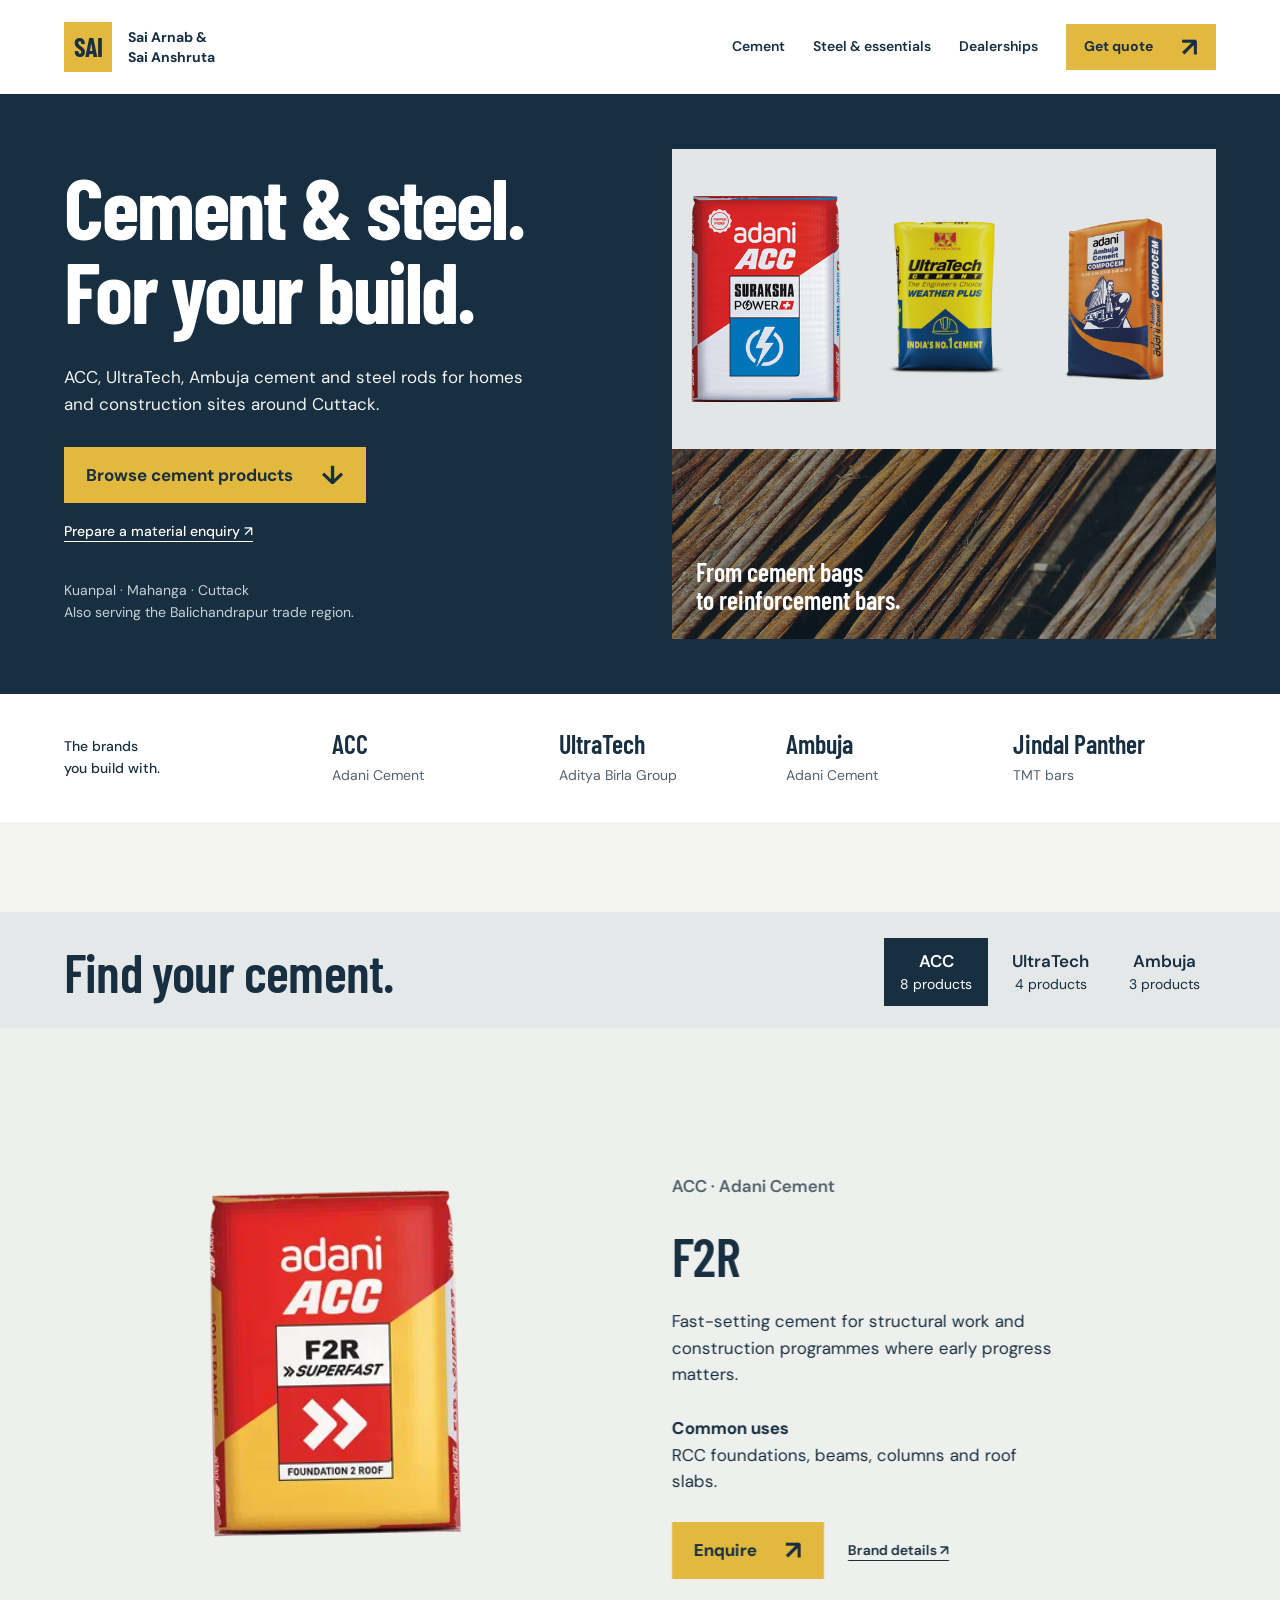
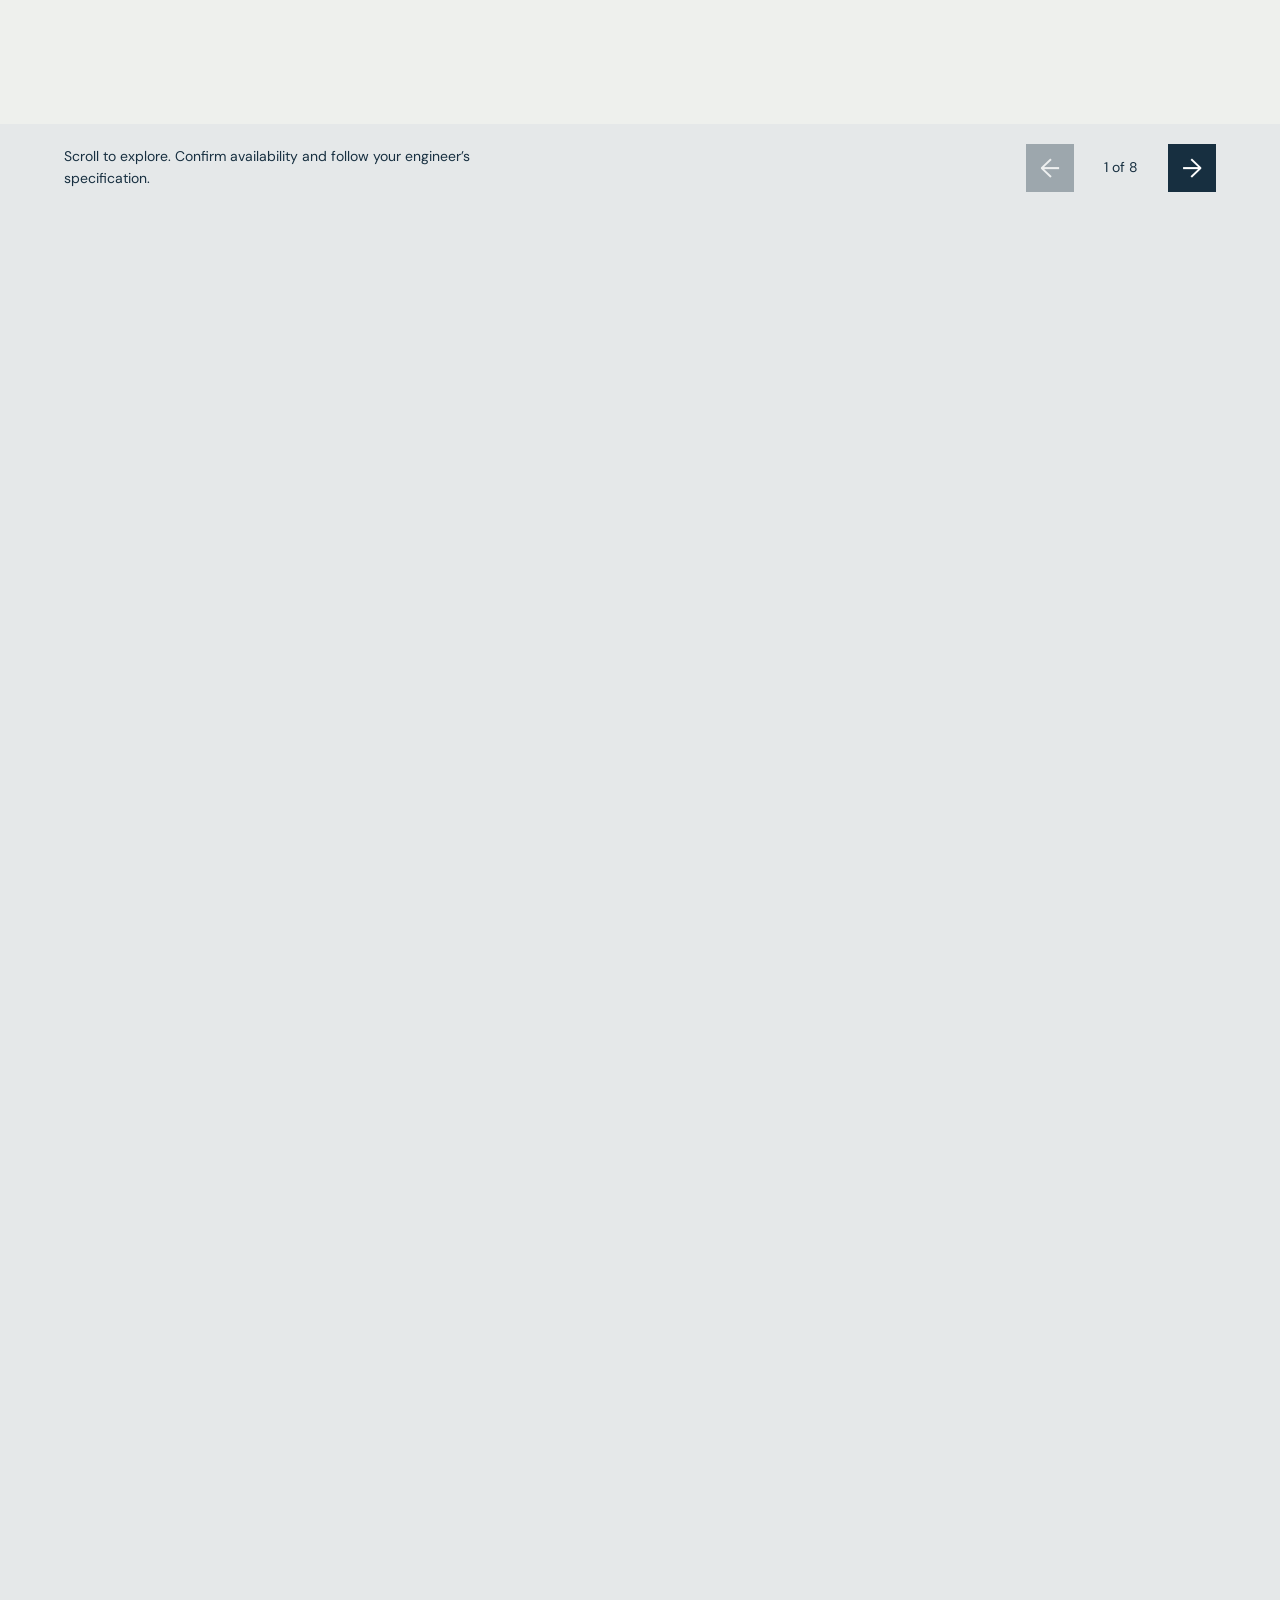
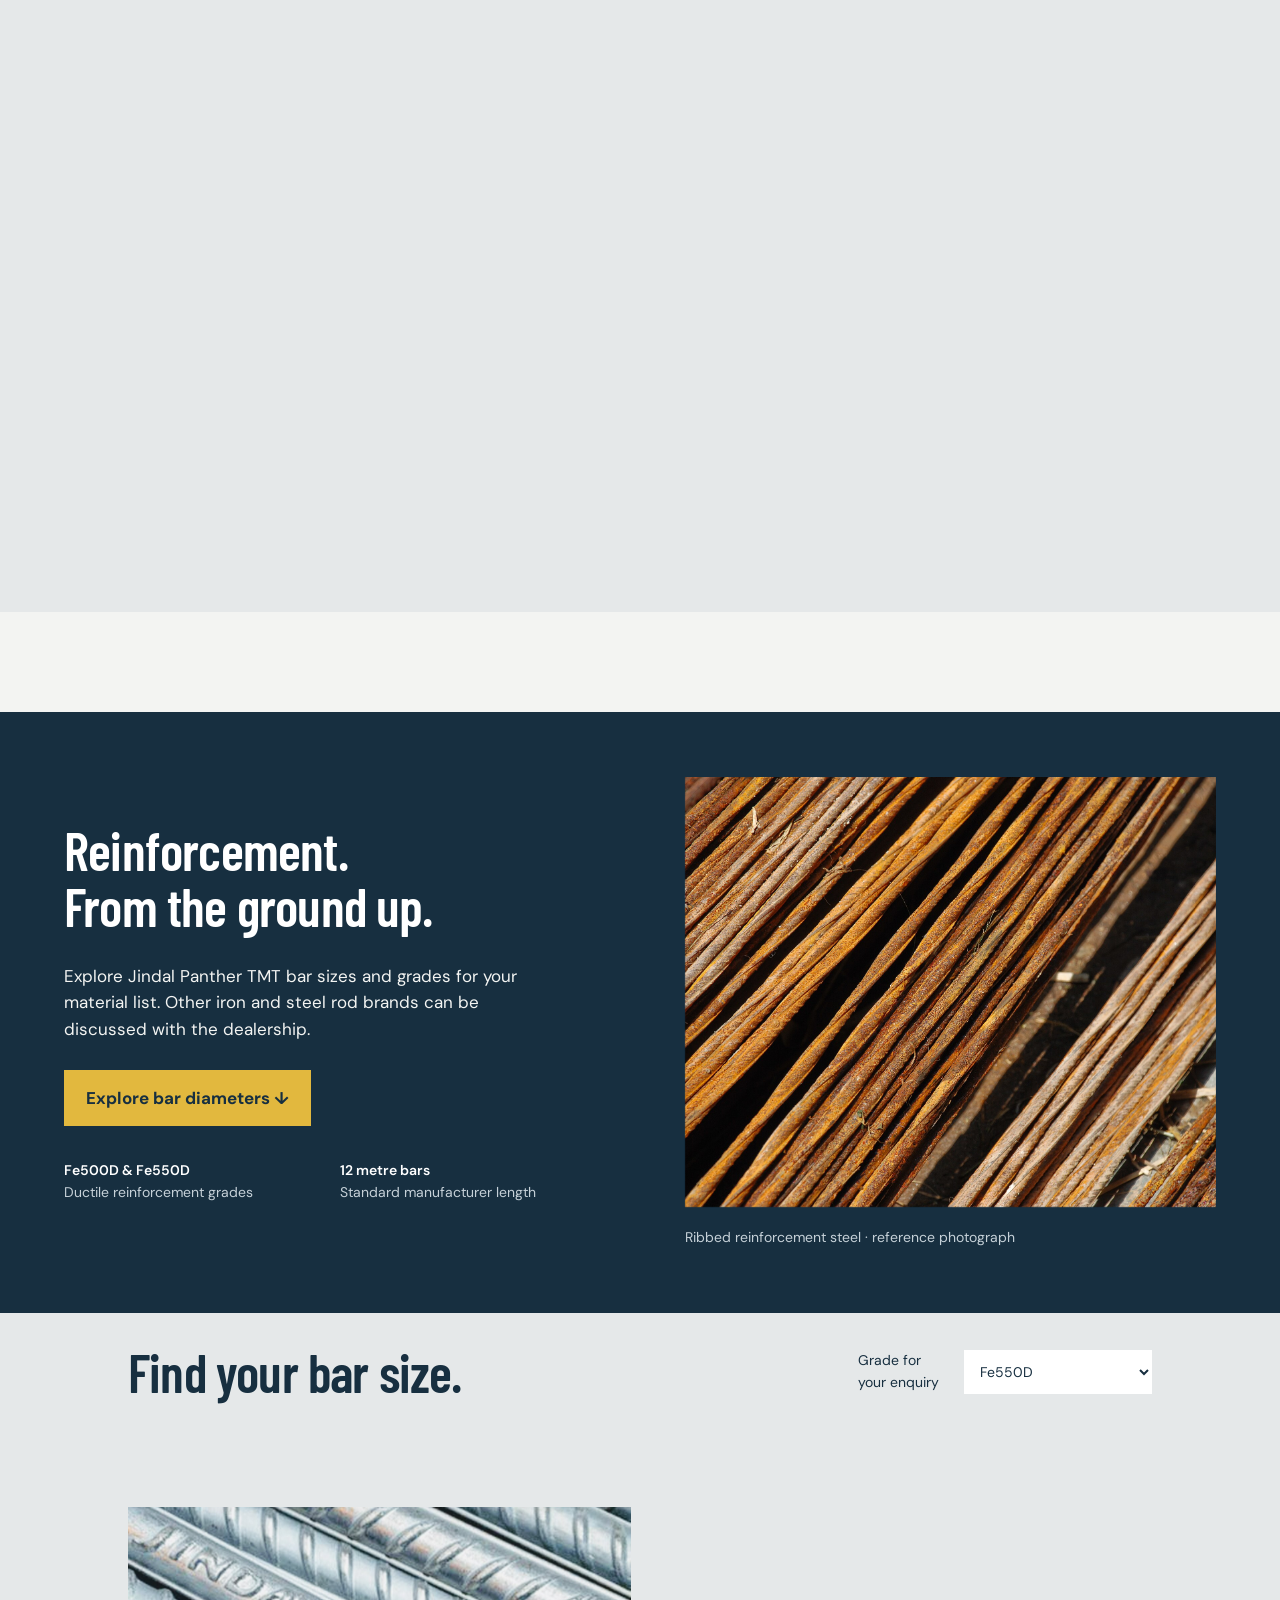
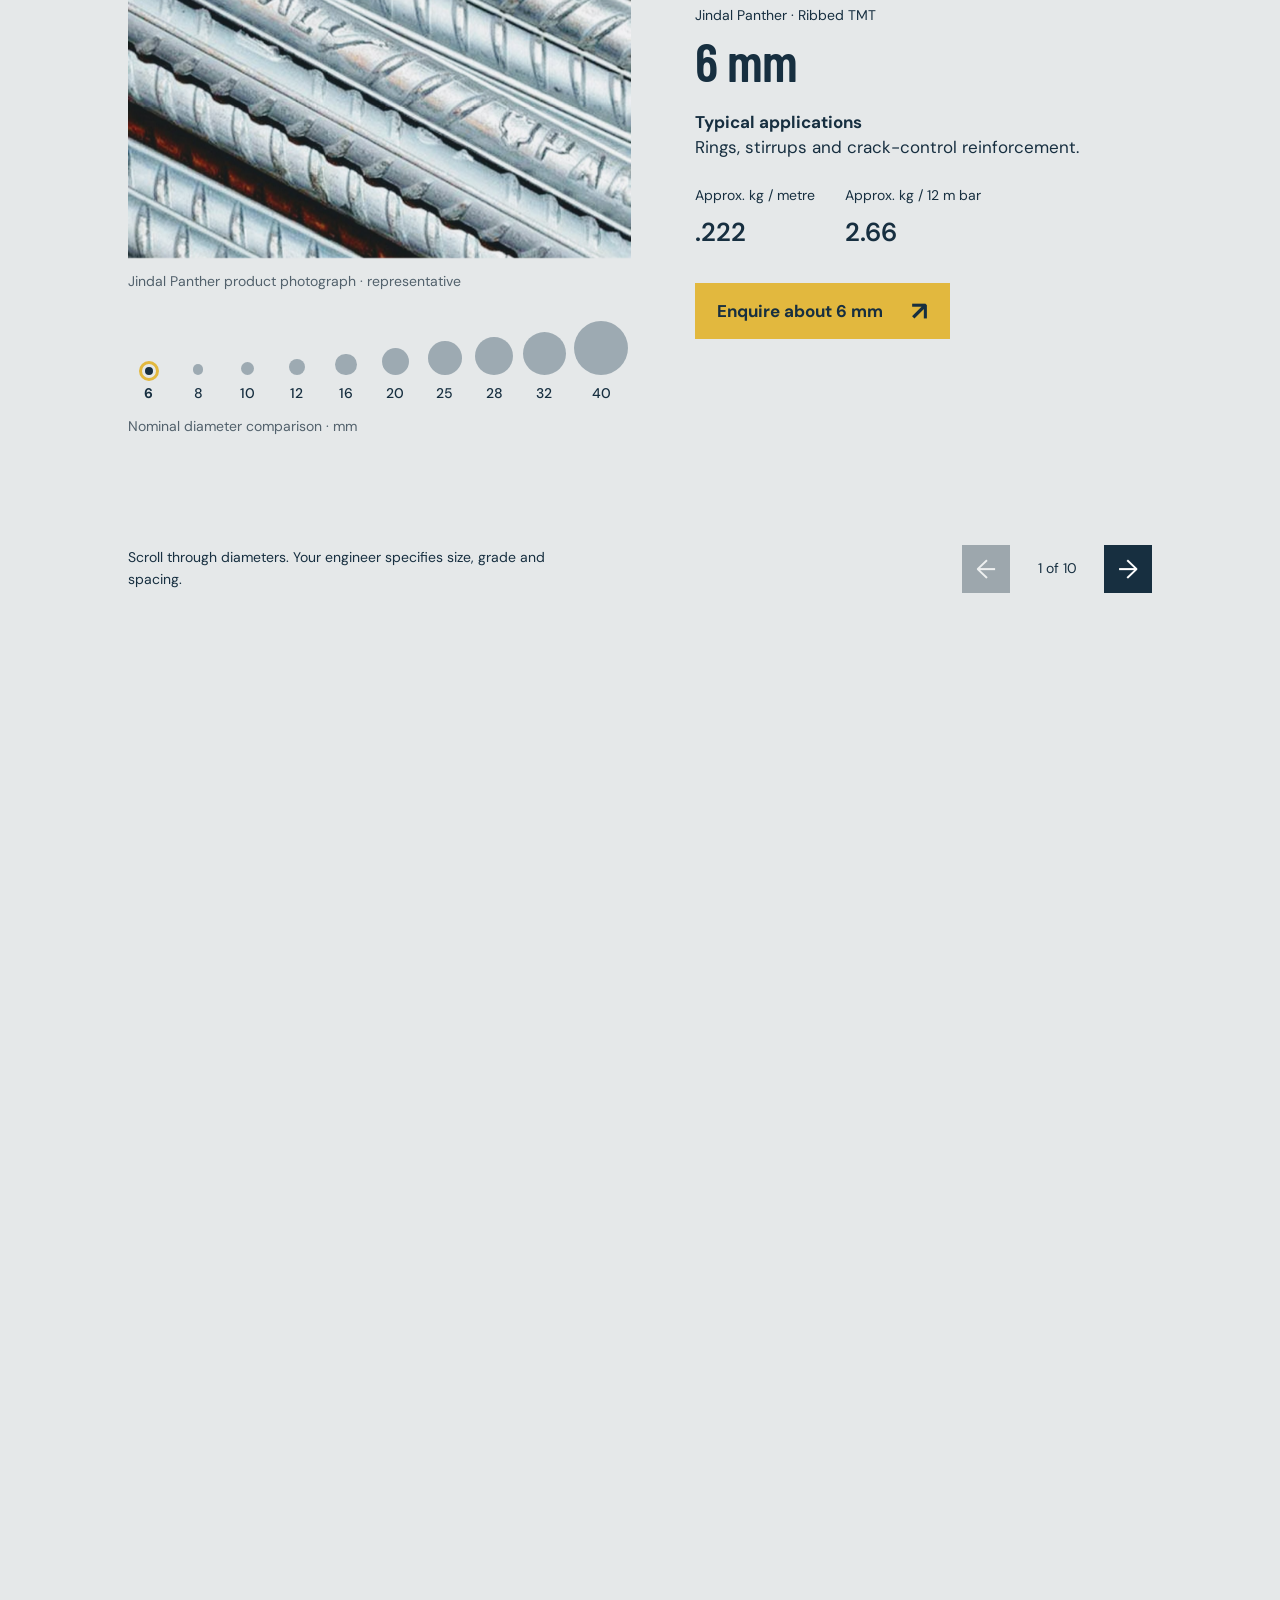
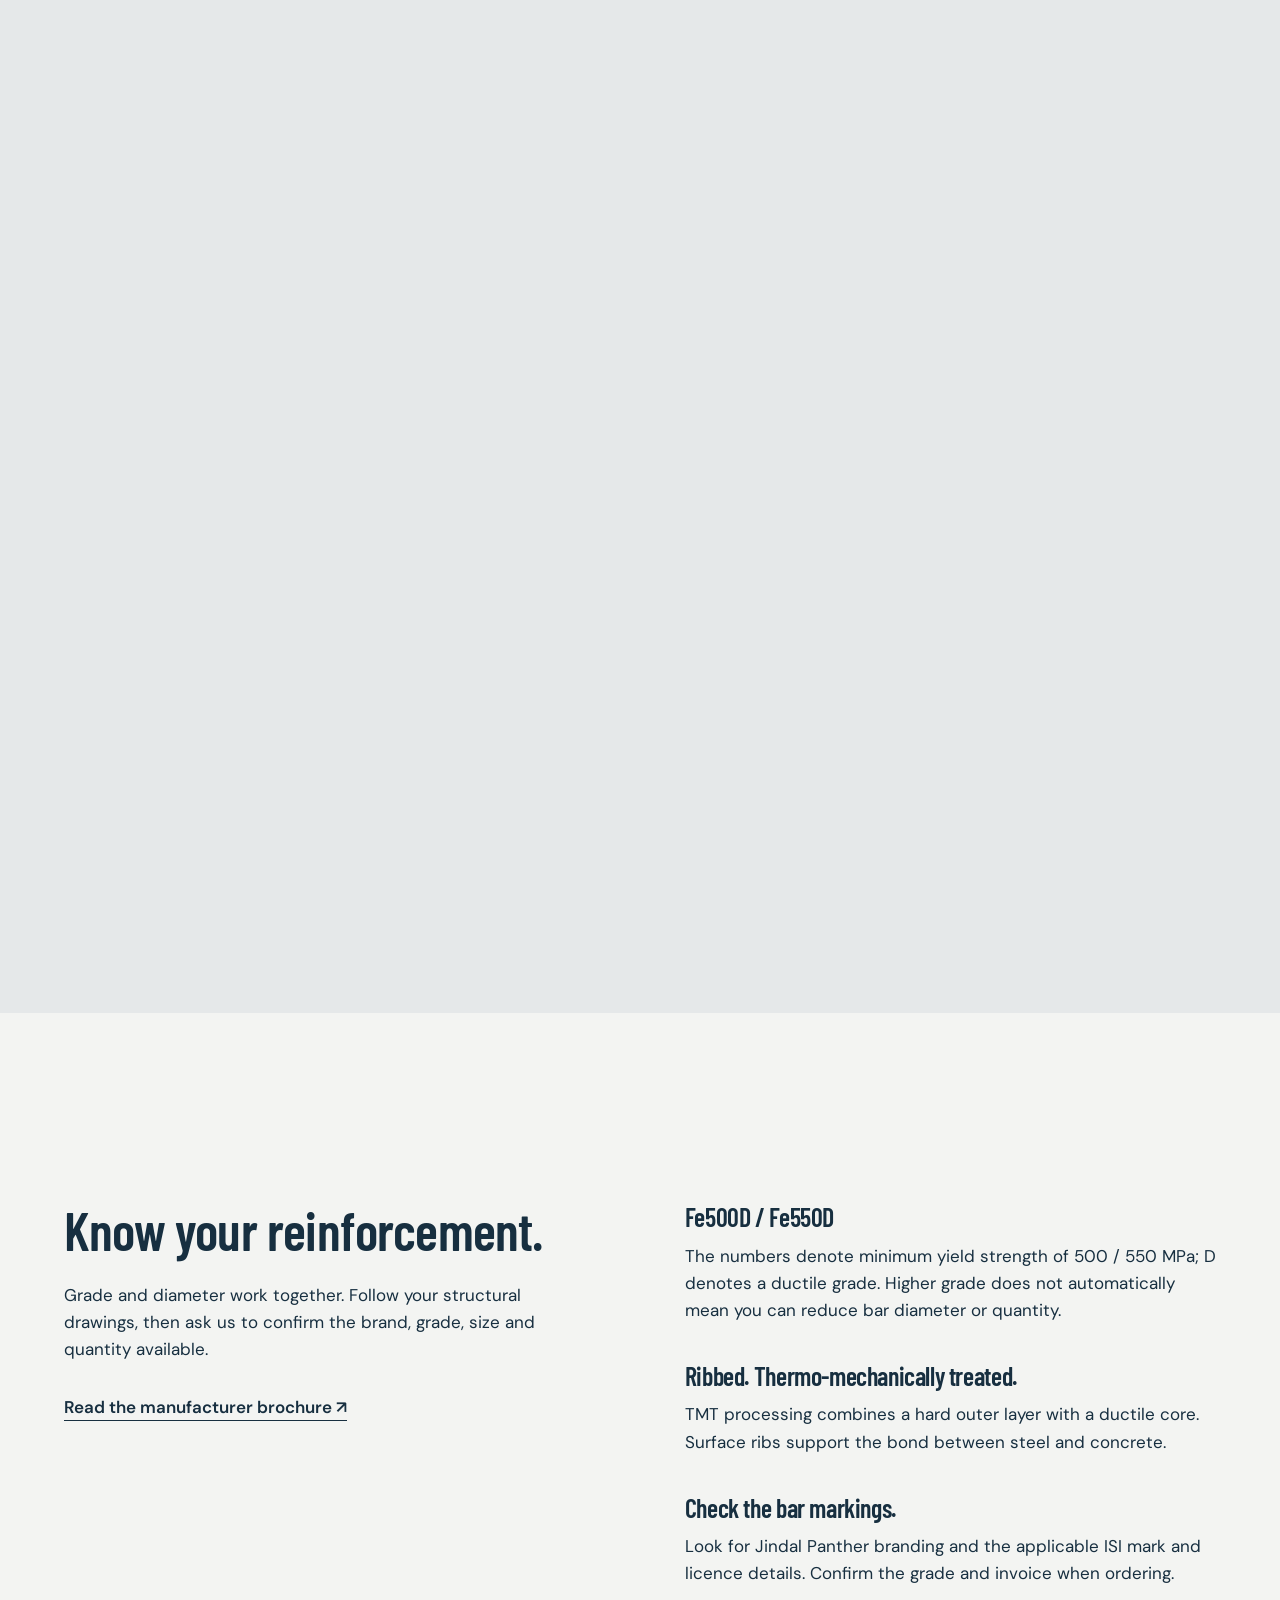
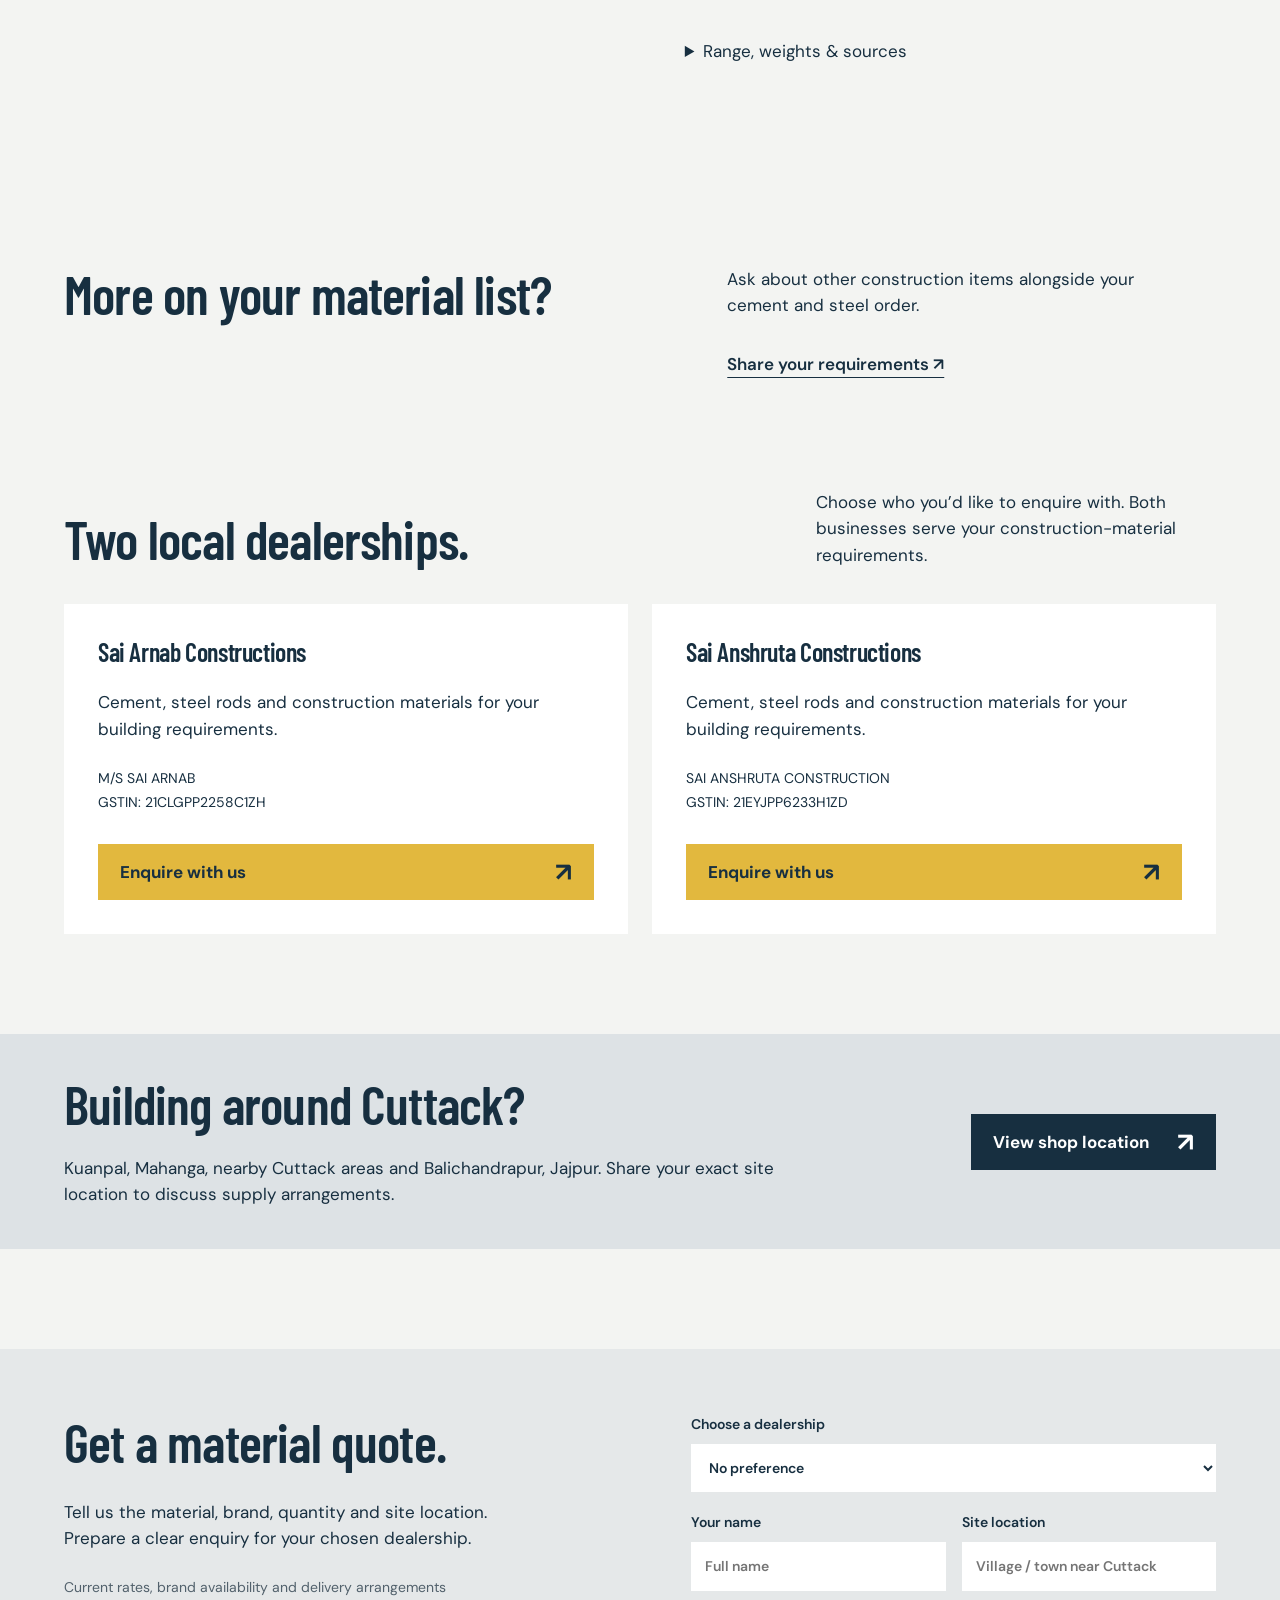
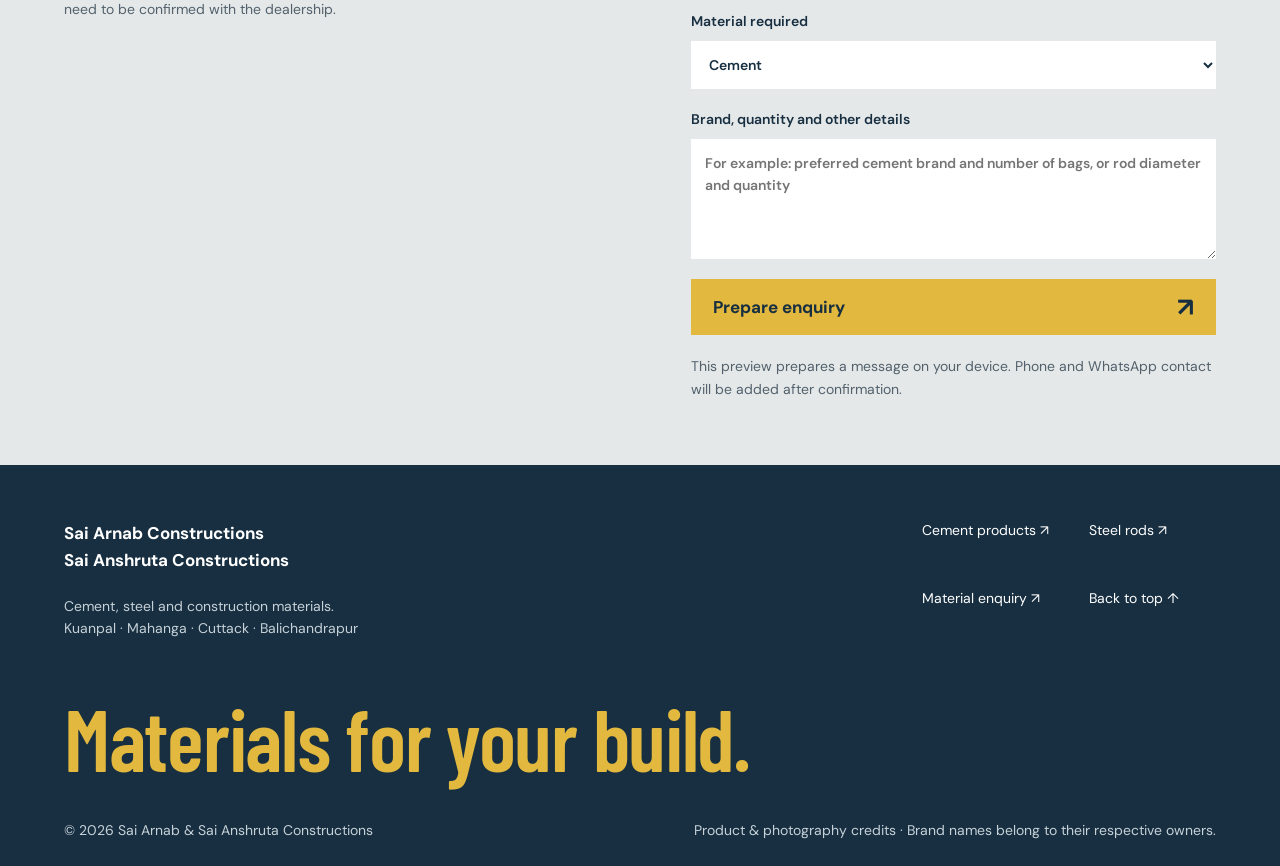
<file: index.html>
<!doctype html><html lang="en"><head><meta charset="utf-8"><meta name="viewport" content="width=device-width,initial-scale=1"><meta name="description" content="Cement, steel rods and building materials from Sai Arnab Constructions and Sai Anshruta Constructions. Serving Kuanpal, Mahanga, Cuttack and Balichandrapur."><title>Sai Arnab & Sai Anshruta | Cement & Steel, Cuttack</title><script>document.documentElement.classList.add('js')</script><link rel="preconnect" href="https://fonts.googleapis.com"><link rel="preconnect" href="https://fonts.gstatic.com" crossorigin><link href="https://fonts.googleapis.com/css2?family=Barlow+Condensed:wght@500;600;700&family=DM+Sans:wght@400;500;600;700&display=swap" rel="stylesheet"><link rel="stylesheet" href="scenes/stage.css"><link rel="stylesheet" href="scenes/products.css"><link rel="stylesheet" href="scenes/products-range.css"><link rel="stylesheet" href="trade.css"><link rel="stylesheet" href="scenes/tmt.css"></head><body><div class="progress" aria-hidden="true"></div><header><a class="identity" href="#" aria-label="Sai Constructions home"><span class="mark">SAI</span><span>Sai Arnab &<br>Sai Anshruta</span></a><nav aria-label="Main navigation"><a href="#materials">Cement</a><a href="#steel">Steel & essentials</a><a href="#dealerships">Dealerships</a><a class="btn" href="#enquiry">Get quote <span>↗</span></a></nav></header><main><div class="trade-hero"><div class="hero-content"><h1>Cement & steel.<br>For your build.</h1><p>ACC, UltraTech, Ambuja cement and steel rods for homes and construction sites around Cuttack.</p><a class="btn" href="#materials">Browse cement products <span>↓</span></a><a class="hero-secondary" href="#enquiry">Prepare a material enquiry ↗</a><div class="hero-local">Kuanpal · Mahanga · Cuttack<br>Also serving the Balichandrapur trade region.</div></div><div class="materials-board"><div class="hero-bags"><div class="hero-pack hero-acc"><div><img src="assets/range/acc-suraksha-power-plus-cement.png" width="366" height="528" alt="ACC Suraksha Power Plus cement bag" fetchpriority="high"></div></div><div class="hero-pack hero-ultra"><img src="assets/range/ultratech-weather-plus.jpg" width="580" height="500" alt="UltraTech Weather Plus cement bag" fetchpriority="high"></div><div class="hero-pack hero-ambuja"><img src="assets/range/ambuja-compocem.png" width="1000" height="1000" alt="Ambuja Compocem cement bag" fetchpriority="high"></div></div><div class="hero-media"><img src="assets/steel.jpg" width="1920" height="1285" alt="Bundles of reinforcing steel rods" fetchpriority="high"><p>From cement bags<br>to reinforcement bars.</p></div></div></div><div class="trade-brands"><p>The brands<br>you build with.</p><div><strong>ACC</strong><span>Adani Cement</span></div><div><strong>UltraTech</strong><span>Aditya Birla Group</span></div><div><strong>Ambuja</strong><span>Adani Cement</span></div><div><strong>Jindal Panther</strong><span>TMT bars</span></div></div><section class="scene cement-scene" id="materials" data-scene="cement-roll" aria-label="Explore cement products"><div class="scene-stage"><div class="cement-heading"><h2>Find your cement.</h2><div class="cement-brands" role="group" aria-label="Choose a cement brand"><button type="button" data-brand-choice="ACC" aria-pressed="true">ACC <span>8 products</span></button><button type="button" data-brand-choice="UltraTech" aria-pressed="false">UltraTech <span>4 products</span></button><button type="button" data-brand-choice="Ambuja" aria-pressed="false">Ambuja <span>3 products</span></button></div></div><div class="cement-window"><div class="cement-track" data-move><article class="cement-slide acc-slide" data-brand="ACC" aria-label="ACC F2R"><div class="bag-space"><div class="cement-bag range-bag acc-crop acc-range-crop" data-move><img src="assets/range/acc-f2r-cement.png" width="366" height="528" alt="ACC F2R official cement bag" decoding="async"></div></div><div class="cement-copy"><p class="range-group">ACC · Adani Cement</p><h3>F2R</h3><p>Fast-setting cement for structural work and construction programmes where early progress matters.</p><p class="product-uses"><strong>Common uses</strong><br>RCC foundations, beams, columns and roof slabs.</p><div class="product-actions"><button class="btn" data-cement="ACC F2R">Enquire <span>↗</span></button><a href="https://www.acchelp.in/all-products/cement/acc-f2r-cement" target="_blank" rel="noopener noreferrer">Brand details ↗</a></div></div></article><article class="cement-slide acc-slide" data-brand="ACC" aria-label="ACC Gold Water Shield"><div class="bag-space"><div class="cement-bag range-bag acc-crop acc-range-crop" data-move><img src="assets/range/acc-gold-water-shield.png" width="366" height="528" alt="ACC Gold Water Shield official cement bag" decoding="async"></div></div><div class="cement-copy"><p class="range-group">ACC · Adani Cement</p><h3>Gold Water Shield</h3><p>Water-repellent cement focused on limiting moisture absorption and dampness.</p><p class="product-uses"><strong>Common uses</strong><br>Foundations, roof slabs, external walls and damp-prone areas.</p><div class="product-actions"><button class="btn" data-cement="ACC Gold Water Shield">Enquire <span>↗</span></button><a href="https://www.acchelp.in/all-products/cement/acc-gold-water-shield" target="_blank" rel="noopener noreferrer">Brand details ↗</a></div></div></article><article class="cement-slide acc-slide" data-brand="ACC" aria-label="ACC Concrete Plus"><div class="bag-space"><div class="cement-bag range-bag acc-crop acc-range-crop" data-move><img src="assets/range/acc-concrete-plus-cement.png" width="366" height="528" alt="ACC Concrete Plus official cement bag" decoding="async"></div></div><div class="cement-copy"><p class="range-group">ACC · Adani Cement</p><h3>Concrete Plus</h3><p>Performance additives support durable concrete and improved workability.</p><p class="product-uses"><strong>Common uses</strong><br>RCC foundations, beams, columns, slabs, masonry and plaster.</p><div class="product-actions"><button class="btn" data-cement="ACC Concrete Plus">Enquire <span>↗</span></button><a href="https://www.acchelp.in/all-products/cement/acc-concrete-plus-cement" target="_blank" rel="noopener noreferrer">Brand details ↗</a></div></div></article><article class="cement-slide acc-slide" data-brand="ACC" aria-label="ACC Suraksha Power"><div class="bag-space"><div class="cement-bag range-bag acc-crop acc-range-crop" data-move><img src="assets/range/acc-suraksha-power-cement.png" width="366" height="528" alt="ACC Suraksha Power official cement bag" decoding="async"></div></div><div class="cement-copy"><p class="range-group">ACC · Adani Cement</p><h3>Suraksha Power</h3><p>A focus on long-term strength, cohesive mixes and corrosion resistance.</p><p class="product-uses"><strong>Common uses</strong><br>Foundations, beams, columns, slab casting, masonry and wall plaster.</p><div class="product-actions"><button class="btn" data-cement="ACC Suraksha Power">Enquire <span>↗</span></button><a href="https://www.acchelp.in/all-products/cement/acc-suraksha-power-cement" target="_blank" rel="noopener noreferrer">Brand details ↗</a></div></div></article><article class="cement-slide acc-slide" data-brand="ACC" aria-label="ACC HPC"><div class="bag-space"><div class="cement-bag range-bag acc-crop acc-range-crop" data-move><img src="assets/range/acc-hpc-cement.png" width="366" height="528" alt="ACC HPC official cement bag" decoding="async"></div></div><div class="cement-copy"><p class="range-group">ACC · Adani Cement</p><h3>HPC</h3><p>Blended cement designed for long-term strength and durable concrete.</p><p class="product-uses"><strong>Common uses</strong><br>Residential and infrastructure concrete, including foundations, beams and slabs.</p><div class="product-actions"><button class="btn" data-cement="ACC HPC">Enquire <span>↗</span></button><a href="https://www.acchelp.in/all-products/cement/acc-hpc-cement" target="_blank" rel="noopener noreferrer">Brand details ↗</a></div></div></article><article class="cement-slide acc-slide" data-brand="ACC" aria-label="ACC Suraksha Power+"><div class="bag-space"><div class="cement-bag range-bag acc-crop acc-plus-crop" data-move><img src="assets/range/acc-suraksha-power-plus-cement.png" width="366" height="528" alt="ACC Suraksha Power+ official cement bag" decoding="async"></div></div><div class="cement-copy"><p class="range-group">ACC · Adani Cement</p><h3>Suraksha Power+</h3><p>Strength-enhancing materials and dense concrete support lasting durability.</p><p class="product-uses"><strong>Common uses</strong><br>Foundations, beams, columns, slabs, brick masonry and wall plaster.</p><div class="product-actions"><button class="btn" data-cement="ACC Suraksha Power+">Enquire <span>↗</span></button><a href="https://www.acchelp.in/all-products/cement/acc-suraksha-power-plus-cement" target="_blank" rel="noopener noreferrer">Brand details ↗</a></div></div></article><article class="cement-slide acc-slide" data-brand="ACC" aria-label="ACC Super Shaktimaan"><div class="bag-space"><div class="cement-bag range-bag acc-crop acc-range-crop" data-move><img src="assets/range/acc-super-shaktimaan-cement.png" width="366" height="528" alt="ACC Super Shaktimaan official cement bag" decoding="async"></div></div><div class="cement-copy"><p class="range-group">ACC · Adani Cement</p><h3>Super Shaktimaan</h3><p>Faster setting and workability for individual homes and residential projects.</p><p class="product-uses"><strong>Common uses</strong><br>Foundations, beams, columns, roof slabs, masonry and plaster.</p><div class="product-actions"><button class="btn" data-cement="ACC Super Shaktimaan">Enquire <span>↗</span></button><a href="https://www.acchelp.in/all-products/cement/acc-super-shaktimaan-cement" target="_blank" rel="noopener noreferrer">Brand details ↗</a></div></div></article><article class="cement-slide acc-slide" data-brand="ACC" aria-label="ACC Super"><div class="bag-space"><div class="cement-bag range-bag acc-crop acc-range-crop" data-move><img src="assets/range/acc-super.png" width="366" height="528" alt="ACC Super official cement bag" decoding="async"></div></div><div class="cement-copy"><p class="range-group">ACC · Adani Cement</p><h3>Super</h3><p>An all-round residential cement focused on strength and low-permeability concrete.</p><p class="product-uses"><strong>Common uses</strong><br>Foundations, slabs, beams, columns, brickwork and wall or ceiling plaster.</p><div class="product-actions"><button class="btn" data-cement="ACC Super">Enquire <span>↗</span></button><a href="https://www.acchelp.in/all-products/cement/acc-super" target="_blank" rel="noopener noreferrer">Brand details ↗</a></div></div></article><article class="cement-slide ultra-slide" data-brand="UltraTech" aria-label="UltraTech Weather Plus"><div class="bag-space"><div class="cement-bag range-bag ultra-bag" data-move><img src="assets/range/ultratech-weather-plus.jpg" width="580" height="500" alt="UltraTech Weather Plus official cement bag" decoding="async"></div></div><div class="cement-copy"><p class="range-group">UltraTech · Aditya Birla Group</p><h3>Weather Plus</h3><p>Water-repellent cement developed to help protect a home against dampness.</p><p class="product-uses"><strong>Common uses</strong><br>Roofs, external walls, foundations and other moisture-exposed parts of a home.</p><div class="product-actions"><button class="btn" data-cement="UltraTech Weather Plus">Enquire <span>↗</span></button><a href="https://www.ultratechcement.com/for-homebuilders/products/ultratech-building-solution/ultratech-weather-plus" target="_blank" rel="noopener noreferrer">Brand details ↗</a></div></div></article><article class="cement-slide ultra-slide" data-brand="UltraTech" aria-label="UltraTech Super"><div class="bag-space"><div class="cement-bag range-bag ultra-bag" data-move><img src="assets/range/ultratech-super.jpg" width="580" height="500" alt="UltraTech Super official cement bag" decoding="async"></div></div><div class="cement-copy"><p class="range-group">UltraTech · Aditya Birla Group</p><h3>Super</h3><p>Blended PPC cement with an emphasis on early strength and faster construction.</p><p class="product-uses"><strong>Common uses</strong><br>Foundations, RCC slabs, beams, columns, brickwork, plastering and tile laying.</p><div class="product-actions"><button class="btn" data-cement="UltraTech Super">Enquire <span>↗</span></button><a href="https://www.ultratechcement.com/for-homebuilders/products/overview/ultratech-super" target="_blank" rel="noopener noreferrer">Brand details ↗</a></div></div></article><article class="cement-slide ultra-slide" data-brand="UltraTech" aria-label="UltraTech Premium"><div class="bag-space"><div class="cement-bag range-bag ultra-bag" data-move><img src="assets/range/ultratech-premium.jpg" width="580" height="500" alt="UltraTech Premium official cement bag" decoding="async"></div></div><div class="cement-copy"><p class="range-group">UltraTech · Aditya Birla Group</p><h3>Premium</h3><p>Dense blended cement focused on durability and resistance to aggressive exposure.</p><p class="product-uses"><strong>Common uses</strong><br>PCC, masonry, plaster, RCC slabs, beams and columns; specified marine or underground work.</p><div class="product-actions"><button class="btn" data-cement="UltraTech Premium">Enquire <span>↗</span></button><a href="https://www.ultratechcement.com/for-homebuilders/products/overview/ultratech-premium" target="_blank" rel="noopener noreferrer">Brand details ↗</a></div></div></article><article class="cement-slide ultra-slide" data-brand="UltraTech" aria-label="UltraTech Super Plus"><div class="bag-space"><div class="cement-bag range-bag ultra-bag" data-move><img src="assets/range/ultratech-super-plus.jpg" width="580" height="500" alt="UltraTech Super Plus official cement bag" decoding="async"></div></div><div class="cement-copy"><p class="range-group">UltraTech · Aditya Birla Group</p><h3>Super Plus</h3><p>Listed in UltraTech’s official cement range. Ask us for the local product specification.</p><p class="product-uses"><strong>Common uses</strong><br>Application-specific guidance is not published on the range page; confirm before selection.</p><div class="product-actions"><button class="btn" data-cement="UltraTech Super Plus">Enquire <span>↗</span></button><a href="https://www.ultratechcement.com/for-homebuilders/products/overview" target="_blank" rel="noopener noreferrer">Brand details ↗</a></div></div></article><article class="cement-slide ambuja-slide" data-brand="Ambuja" aria-label="Ambuja Kawach"><div class="bag-space"><div class="cement-bag range-bag ambuja-bag" data-move><img src="assets/range/ambuja-kawach.png" width="1000" height="1000" alt="Ambuja Kawach official cement bag" decoding="async"></div></div><div class="cement-copy"><p class="range-group">Ambuja · Adani Cement</p><h3>Kawach</h3><p>Water-repellent cement designed to reduce moisture ingress and support durability.</p><p class="product-uses"><strong>Common uses</strong><br>Foundations, beams, columns, masonry, plaster and slab casting.</p><div class="product-actions"><button class="btn" data-cement="Ambuja Kawach">Enquire <span>↗</span></button><a href="https://www.ambujahelp.in/all-products/ambuja-kawach" target="_blank" rel="noopener noreferrer">Brand details ↗</a></div></div></article><article class="cement-slide ambuja-slide" data-brand="Ambuja" aria-label="Ambuja Plus"><div class="bag-space"><div class="cement-bag range-bag ambuja-bag" data-move><img src="assets/range/ambuja-plus.png" width="1000" height="1000" alt="Ambuja Plus official cement bag" decoding="async"></div></div><div class="cement-copy"><p class="range-group">Ambuja · Adani Cement</p><h3>Plus</h3><p>PPC cement using performance enhancers for denser concrete and a smooth finish.</p><p class="product-uses"><strong>Common uses</strong><br>Roof slabs, especially in humid or high-rainfall areas; RCC, masonry and plaster.</p><div class="product-actions"><button class="btn" data-cement="Ambuja Plus">Enquire <span>↗</span></button><a href="https://www.ambujahelp.in/all-products/ambuja-plus" target="_blank" rel="noopener noreferrer">Brand details ↗</a></div></div></article><article class="cement-slide ambuja-slide" data-brand="Ambuja" aria-label="Ambuja Compocem"><div class="bag-space"><div class="cement-bag range-bag ambuja-bag" data-move><img src="assets/range/ambuja-compocem.png" width="1000" height="1000" alt="Ambuja Compocem official cement bag" decoding="async"></div></div><div class="cement-copy"><p class="range-group">Ambuja · Adani Cement</p><h3>Compocem</h3><p>Composite cement combining fly ash and slag for workability and a smooth finish.</p><p class="product-uses"><strong>Common uses</strong><br>Foundations, beams, columns, slabs, brick masonry and wall plaster.</p><div class="product-actions"><button class="btn" data-cement="Ambuja Compocem">Enquire <span>↗</span></button><a href="https://www.ambujahelp.in/all-products/ambuja-compocem" target="_blank" rel="noopener noreferrer">Brand details ↗</a></div></div></article></div></div><div class="cement-bottom"><p>Scroll to explore. Confirm availability and follow your engineer’s specification.</p><div class="cement-controls"><button type="button" id="cement-prev" aria-label="Previous cement product">←</button><span id="cement-position" aria-live="polite">1 of 8</span><button type="button" id="cement-next" aria-label="Next cement product">→</button></div></div></div></section><section class="steel-section" id="steel" aria-labelledby="steel-title"><div><h2 id="steel-title">Reinforcement.<br>From the ground up.</h2><p>Explore Jindal Panther TMT bar sizes and grades for your material list. Other iron and steel rod brands can be discussed with the dealership.</p><a class="btn" href="#tmt-range">Explore bar diameters ↓</a><div class="steel-specs"><p><strong>Fe500D & Fe550D</strong><br>Ductile reinforcement grades</p><p><strong>12 metre bars</strong><br>Standard manufacturer length</p></div></div><figure><img src="assets/steel.jpg" width="1920" height="1285" alt="Close view of ribbed steel reinforcement rods" loading="lazy"><figcaption>Ribbed reinforcement steel · reference photograph</figcaption></figure></section><section class="scene tmt-scene" id="tmt-range" data-scene="tmt-roll" aria-labelledby="tmt-title"><div class="scene-stage"><div class="tmt-heading"><h2 id="tmt-title">Find your bar size.</h2><label>Grade for your enquiry<select id="tmt-grade"><option>Fe550D</option><option>Fe500D</option></select></label></div><div class="tmt-window"><div class="tmt-track"><article class="tmt-slide" aria-label="6 mm TMT bar"><div class="tmt-visual"><figure class="tmt-photo"><img class="tmt-bar" src="assets/tmt/jindal-panther-bundle.jpg" width="1280" height="1280" alt="Photograph of real ribbed Jindal Panther TMT bars showing embossed branding and surface ribs" decoding="async"><figcaption>Jindal Panther product photograph · representative</figcaption></figure><div class="tmt-diameter-guide" role="img" aria-label="Relative nominal diameter comparison, 6 millimetres selected. Photographs are not to scale."><div class="tmt-gauges"><div class="tmt-gauge selected"><span style="--diameter:6" aria-hidden="true"></span><small>6</small></div><div class="tmt-gauge "><span style="--diameter:8" aria-hidden="true"></span><small>8</small></div><div class="tmt-gauge "><span style="--diameter:10" aria-hidden="true"></span><small>10</small></div><div class="tmt-gauge "><span style="--diameter:12" aria-hidden="true"></span><small>12</small></div><div class="tmt-gauge "><span style="--diameter:16" aria-hidden="true"></span><small>16</small></div><div class="tmt-gauge "><span style="--diameter:20" aria-hidden="true"></span><small>20</small></div><div class="tmt-gauge "><span style="--diameter:25" aria-hidden="true"></span><small>25</small></div><div class="tmt-gauge "><span style="--diameter:28" aria-hidden="true"></span><small>28</small></div><div class="tmt-gauge "><span style="--diameter:32" aria-hidden="true"></span><small>32</small></div><div class="tmt-gauge "><span style="--diameter:40" aria-hidden="true"></span><small>40</small></div></div><p>Nominal diameter comparison · mm</p></div></div><div class="tmt-copy"><p>Jindal Panther · Ribbed TMT</p><h3>6 mm</h3><p class="tmt-use"><strong>Typical applications</strong><br>Rings, stirrups and crack-control reinforcement.</p><dl><div><dt>Approx. kg / metre</dt><dd>.222</dd></div><div><dt>Approx. kg / 12 m bar</dt><dd>2.66</dd></div></dl><button class="btn" data-tmt-size="6">Enquire about 6 mm <span>↗</span></button></div></article><article class="tmt-slide" aria-label="8 mm TMT bar"><div class="tmt-visual"><figure class="tmt-photo"><img class="tmt-bar" src="assets/tmt/jindal-panther-bundle.jpg" width="1280" height="1280" alt="Photograph of real ribbed Jindal Panther TMT bars showing embossed branding and surface ribs" decoding="async"><figcaption>Jindal Panther product photograph · representative</figcaption></figure><div class="tmt-diameter-guide" role="img" aria-label="Relative nominal diameter comparison, 8 millimetres selected. Photographs are not to scale."><div class="tmt-gauges"><div class="tmt-gauge "><span style="--diameter:6" aria-hidden="true"></span><small>6</small></div><div class="tmt-gauge selected"><span style="--diameter:8" aria-hidden="true"></span><small>8</small></div><div class="tmt-gauge "><span style="--diameter:10" aria-hidden="true"></span><small>10</small></div><div class="tmt-gauge "><span style="--diameter:12" aria-hidden="true"></span><small>12</small></div><div class="tmt-gauge "><span style="--diameter:16" aria-hidden="true"></span><small>16</small></div><div class="tmt-gauge "><span style="--diameter:20" aria-hidden="true"></span><small>20</small></div><div class="tmt-gauge "><span style="--diameter:25" aria-hidden="true"></span><small>25</small></div><div class="tmt-gauge "><span style="--diameter:28" aria-hidden="true"></span><small>28</small></div><div class="tmt-gauge "><span style="--diameter:32" aria-hidden="true"></span><small>32</small></div><div class="tmt-gauge "><span style="--diameter:40" aria-hidden="true"></span><small>40</small></div></div><p>Nominal diameter comparison · mm</p></div></div><div class="tmt-copy"><p>Jindal Panther · Ribbed TMT</p><h3>8 mm</h3><p class="tmt-use"><strong>Typical applications</strong><br>Slab distribution reinforcement, stairs, lintels and chajjas.</p><dl><div><dt>Approx. kg / metre</dt><dd>.395</dd></div><div><dt>Approx. kg / 12 m bar</dt><dd>4.74</dd></div></dl><button class="btn" data-tmt-size="8">Enquire about 8 mm <span>↗</span></button></div></article><article class="tmt-slide" aria-label="10 mm TMT bar"><div class="tmt-visual"><figure class="tmt-photo"><img class="tmt-bar" src="assets/tmt/jindal-panther-bundle.jpg" width="1280" height="1280" alt="Photograph of real ribbed Jindal Panther TMT bars showing embossed branding and surface ribs" decoding="async"><figcaption>Jindal Panther product photograph · representative</figcaption></figure><div class="tmt-diameter-guide" role="img" aria-label="Relative nominal diameter comparison, 10 millimetres selected. Photographs are not to scale."><div class="tmt-gauges"><div class="tmt-gauge "><span style="--diameter:6" aria-hidden="true"></span><small>6</small></div><div class="tmt-gauge "><span style="--diameter:8" aria-hidden="true"></span><small>8</small></div><div class="tmt-gauge selected"><span style="--diameter:10" aria-hidden="true"></span><small>10</small></div><div class="tmt-gauge "><span style="--diameter:12" aria-hidden="true"></span><small>12</small></div><div class="tmt-gauge "><span style="--diameter:16" aria-hidden="true"></span><small>16</small></div><div class="tmt-gauge "><span style="--diameter:20" aria-hidden="true"></span><small>20</small></div><div class="tmt-gauge "><span style="--diameter:25" aria-hidden="true"></span><small>25</small></div><div class="tmt-gauge "><span style="--diameter:28" aria-hidden="true"></span><small>28</small></div><div class="tmt-gauge "><span style="--diameter:32" aria-hidden="true"></span><small>32</small></div><div class="tmt-gauge "><span style="--diameter:40" aria-hidden="true"></span><small>40</small></div></div><p>Nominal diameter comparison · mm</p></div></div><div class="tmt-copy"><p>Jindal Panther · Ribbed TMT</p><h3>10 mm</h3><p class="tmt-use"><strong>Typical applications</strong><br>Floor slabs, stairs, lintels and smaller beams.</p><dl><div><dt>Approx. kg / metre</dt><dd>.617</dd></div><div><dt>Approx. kg / 12 m bar</dt><dd>7.40</dd></div></dl><button class="btn" data-tmt-size="10">Enquire about 10 mm <span>↗</span></button></div></article><article class="tmt-slide" aria-label="12 mm TMT bar"><div class="tmt-visual"><figure class="tmt-photo"><img class="tmt-bar" src="assets/tmt/jindal-panther-12mm.jpg" width="500" height="445" alt="Photograph of real ribbed Jindal Panther TMT bars showing embossed branding and surface ribs" decoding="async"><figcaption>Jindal Panther product photograph · representative</figcaption></figure><div class="tmt-diameter-guide" role="img" aria-label="Relative nominal diameter comparison, 12 millimetres selected. Photographs are not to scale."><div class="tmt-gauges"><div class="tmt-gauge "><span style="--diameter:6" aria-hidden="true"></span><small>6</small></div><div class="tmt-gauge "><span style="--diameter:8" aria-hidden="true"></span><small>8</small></div><div class="tmt-gauge "><span style="--diameter:10" aria-hidden="true"></span><small>10</small></div><div class="tmt-gauge selected"><span style="--diameter:12" aria-hidden="true"></span><small>12</small></div><div class="tmt-gauge "><span style="--diameter:16" aria-hidden="true"></span><small>16</small></div><div class="tmt-gauge "><span style="--diameter:20" aria-hidden="true"></span><small>20</small></div><div class="tmt-gauge "><span style="--diameter:25" aria-hidden="true"></span><small>25</small></div><div class="tmt-gauge "><span style="--diameter:28" aria-hidden="true"></span><small>28</small></div><div class="tmt-gauge "><span style="--diameter:32" aria-hidden="true"></span><small>32</small></div><div class="tmt-gauge "><span style="--diameter:40" aria-hidden="true"></span><small>40</small></div></div><p>Nominal diameter comparison · mm</p></div></div><div class="tmt-copy"><p>Jindal Panther · Ribbed TMT</p><h3>12 mm</h3><p class="tmt-use"><strong>Typical applications</strong><br>Beams, columns, plinth beams and parking slabs.</p><dl><div><dt>Approx. kg / metre</dt><dd>.889</dd></div><div><dt>Approx. kg / 12 m bar</dt><dd>10.67</dd></div></dl><button class="btn" data-tmt-size="12">Enquire about 12 mm <span>↗</span></button></div></article><article class="tmt-slide" aria-label="16 mm TMT bar"><div class="tmt-visual"><figure class="tmt-photo"><img class="tmt-bar" src="assets/tmt/jindal-panther-12mm.jpg" width="500" height="445" alt="Photograph of real ribbed Jindal Panther TMT bars showing embossed branding and surface ribs" decoding="async"><figcaption>Jindal Panther product photograph · representative</figcaption></figure><div class="tmt-diameter-guide" role="img" aria-label="Relative nominal diameter comparison, 16 millimetres selected. Photographs are not to scale."><div class="tmt-gauges"><div class="tmt-gauge "><span style="--diameter:6" aria-hidden="true"></span><small>6</small></div><div class="tmt-gauge "><span style="--diameter:8" aria-hidden="true"></span><small>8</small></div><div class="tmt-gauge "><span style="--diameter:10" aria-hidden="true"></span><small>10</small></div><div class="tmt-gauge "><span style="--diameter:12" aria-hidden="true"></span><small>12</small></div><div class="tmt-gauge selected"><span style="--diameter:16" aria-hidden="true"></span><small>16</small></div><div class="tmt-gauge "><span style="--diameter:20" aria-hidden="true"></span><small>20</small></div><div class="tmt-gauge "><span style="--diameter:25" aria-hidden="true"></span><small>25</small></div><div class="tmt-gauge "><span style="--diameter:28" aria-hidden="true"></span><small>28</small></div><div class="tmt-gauge "><span style="--diameter:32" aria-hidden="true"></span><small>32</small></div><div class="tmt-gauge "><span style="--diameter:40" aria-hidden="true"></span><small>40</small></div></div><p>Nominal diameter comparison · mm</p></div></div><div class="tmt-copy"><p>Jindal Panther · Ribbed TMT</p><h3>16 mm</h3><p class="tmt-use"><strong>Typical applications</strong><br>Main columns, foundations and load-bearing beams.</p><dl><div><dt>Approx. kg / metre</dt><dd>1.580</dd></div><div><dt>Approx. kg / 12 m bar</dt><dd>18.96</dd></div></dl><button class="btn" data-tmt-size="16">Enquire about 16 mm <span>↗</span></button></div></article><article class="tmt-slide" aria-label="20 mm TMT bar"><div class="tmt-visual"><figure class="tmt-photo"><img class="tmt-bar" src="assets/tmt/jindal-panther-12mm.jpg" width="500" height="445" alt="Photograph of real ribbed Jindal Panther TMT bars showing embossed branding and surface ribs" decoding="async"><figcaption>Jindal Panther product photograph · representative</figcaption></figure><div class="tmt-diameter-guide" role="img" aria-label="Relative nominal diameter comparison, 20 millimetres selected. Photographs are not to scale."><div class="tmt-gauges"><div class="tmt-gauge "><span style="--diameter:6" aria-hidden="true"></span><small>6</small></div><div class="tmt-gauge "><span style="--diameter:8" aria-hidden="true"></span><small>8</small></div><div class="tmt-gauge "><span style="--diameter:10" aria-hidden="true"></span><small>10</small></div><div class="tmt-gauge "><span style="--diameter:12" aria-hidden="true"></span><small>12</small></div><div class="tmt-gauge "><span style="--diameter:16" aria-hidden="true"></span><small>16</small></div><div class="tmt-gauge selected"><span style="--diameter:20" aria-hidden="true"></span><small>20</small></div><div class="tmt-gauge "><span style="--diameter:25" aria-hidden="true"></span><small>25</small></div><div class="tmt-gauge "><span style="--diameter:28" aria-hidden="true"></span><small>28</small></div><div class="tmt-gauge "><span style="--diameter:32" aria-hidden="true"></span><small>32</small></div><div class="tmt-gauge "><span style="--diameter:40" aria-hidden="true"></span><small>40</small></div></div><p>Nominal diameter comparison · mm</p></div></div><div class="tmt-copy"><p>Jindal Panther · Ribbed TMT</p><h3>20 mm</h3><p class="tmt-use"><strong>Typical applications</strong><br>Heavier structural reinforcement in commercial buildings and high-rise projects.</p><dl><div><dt>Approx. kg / metre</dt><dd>2.469</dd></div><div><dt>Approx. kg / 12 m bar</dt><dd>29.63</dd></div></dl><button class="btn" data-tmt-size="20">Enquire about 20 mm <span>↗</span></button></div></article><article class="tmt-slide" aria-label="25 mm TMT bar"><div class="tmt-visual"><figure class="tmt-photo"><img class="tmt-bar" src="assets/tmt/jindal-panther-bundle.jpg" width="1280" height="1280" alt="Photograph of real ribbed Jindal Panther TMT bars showing embossed branding and surface ribs" decoding="async"><figcaption>Jindal Panther product photograph · representative</figcaption></figure><div class="tmt-diameter-guide" role="img" aria-label="Relative nominal diameter comparison, 25 millimetres selected. Photographs are not to scale."><div class="tmt-gauges"><div class="tmt-gauge "><span style="--diameter:6" aria-hidden="true"></span><small>6</small></div><div class="tmt-gauge "><span style="--diameter:8" aria-hidden="true"></span><small>8</small></div><div class="tmt-gauge "><span style="--diameter:10" aria-hidden="true"></span><small>10</small></div><div class="tmt-gauge "><span style="--diameter:12" aria-hidden="true"></span><small>12</small></div><div class="tmt-gauge "><span style="--diameter:16" aria-hidden="true"></span><small>16</small></div><div class="tmt-gauge "><span style="--diameter:20" aria-hidden="true"></span><small>20</small></div><div class="tmt-gauge selected"><span style="--diameter:25" aria-hidden="true"></span><small>25</small></div><div class="tmt-gauge "><span style="--diameter:28" aria-hidden="true"></span><small>28</small></div><div class="tmt-gauge "><span style="--diameter:32" aria-hidden="true"></span><small>32</small></div><div class="tmt-gauge "><span style="--diameter:40" aria-hidden="true"></span><small>40</small></div></div><p>Nominal diameter comparison · mm</p></div></div><div class="tmt-copy"><p>Jindal Panther · Ribbed TMT</p><h3>25 mm</h3><p class="tmt-use"><strong>Typical applications</strong><br>Heavy-load structures, bridges and larger commercial projects.</p><dl><div><dt>Approx. kg / metre</dt><dd>3.858</dd></div><div><dt>Approx. kg / 12 m bar</dt><dd>46.30</dd></div></dl><button class="btn" data-tmt-size="25">Enquire about 25 mm <span>↗</span></button></div></article><article class="tmt-slide" aria-label="28 mm TMT bar"><div class="tmt-visual"><figure class="tmt-photo"><img class="tmt-bar" src="assets/tmt/jindal-panther-bundle.jpg" width="1280" height="1280" alt="Photograph of real ribbed Jindal Panther TMT bars showing embossed branding and surface ribs" decoding="async"><figcaption>Jindal Panther product photograph · representative</figcaption></figure><div class="tmt-diameter-guide" role="img" aria-label="Relative nominal diameter comparison, 28 millimetres selected. Photographs are not to scale."><div class="tmt-gauges"><div class="tmt-gauge "><span style="--diameter:6" aria-hidden="true"></span><small>6</small></div><div class="tmt-gauge "><span style="--diameter:8" aria-hidden="true"></span><small>8</small></div><div class="tmt-gauge "><span style="--diameter:10" aria-hidden="true"></span><small>10</small></div><div class="tmt-gauge "><span style="--diameter:12" aria-hidden="true"></span><small>12</small></div><div class="tmt-gauge "><span style="--diameter:16" aria-hidden="true"></span><small>16</small></div><div class="tmt-gauge "><span style="--diameter:20" aria-hidden="true"></span><small>20</small></div><div class="tmt-gauge "><span style="--diameter:25" aria-hidden="true"></span><small>25</small></div><div class="tmt-gauge selected"><span style="--diameter:28" aria-hidden="true"></span><small>28</small></div><div class="tmt-gauge "><span style="--diameter:32" aria-hidden="true"></span><small>32</small></div><div class="tmt-gauge "><span style="--diameter:40" aria-hidden="true"></span><small>40</small></div></div><p>Nominal diameter comparison · mm</p></div></div><div class="tmt-copy"><p>Jindal Panther · Ribbed TMT</p><h3>28 mm</h3><p class="tmt-use"><strong>Typical applications</strong><br>Heavy-load structures and infrastructure, as specified in the structural drawings.</p><dl><div><dt>Approx. kg / metre</dt><dd>4.840</dd></div><div><dt>Approx. kg / 12 m bar</dt><dd>58.08</dd></div></dl><button class="btn" data-tmt-size="28">Enquire about 28 mm <span>↗</span></button></div></article><article class="tmt-slide" aria-label="32 mm TMT bar"><div class="tmt-visual"><figure class="tmt-photo"><img class="tmt-bar" src="assets/tmt/jindal-panther-bundle.jpg" width="1280" height="1280" alt="Photograph of real ribbed Jindal Panther TMT bars showing embossed branding and surface ribs" decoding="async"><figcaption>Jindal Panther product photograph · representative</figcaption></figure><div class="tmt-diameter-guide" role="img" aria-label="Relative nominal diameter comparison, 32 millimetres selected. Photographs are not to scale."><div class="tmt-gauges"><div class="tmt-gauge "><span style="--diameter:6" aria-hidden="true"></span><small>6</small></div><div class="tmt-gauge "><span style="--diameter:8" aria-hidden="true"></span><small>8</small></div><div class="tmt-gauge "><span style="--diameter:10" aria-hidden="true"></span><small>10</small></div><div class="tmt-gauge "><span style="--diameter:12" aria-hidden="true"></span><small>12</small></div><div class="tmt-gauge "><span style="--diameter:16" aria-hidden="true"></span><small>16</small></div><div class="tmt-gauge "><span style="--diameter:20" aria-hidden="true"></span><small>20</small></div><div class="tmt-gauge "><span style="--diameter:25" aria-hidden="true"></span><small>25</small></div><div class="tmt-gauge "><span style="--diameter:28" aria-hidden="true"></span><small>28</small></div><div class="tmt-gauge selected"><span style="--diameter:32" aria-hidden="true"></span><small>32</small></div><div class="tmt-gauge "><span style="--diameter:40" aria-hidden="true"></span><small>40</small></div></div><p>Nominal diameter comparison · mm</p></div></div><div class="tmt-copy"><p>Jindal Panther · Ribbed TMT</p><h3>32 mm</h3><p class="tmt-use"><strong>Typical applications</strong><br>Major structural members, bridges and heavy infrastructure.</p><dl><div><dt>Approx. kg / metre</dt><dd>6.321</dd></div><div><dt>Approx. kg / 12 m bar</dt><dd>75.85</dd></div></dl><button class="btn" data-tmt-size="32">Enquire about 32 mm <span>↗</span></button></div></article><article class="tmt-slide" aria-label="40 mm TMT bar"><div class="tmt-visual"><figure class="tmt-photo"><img class="tmt-bar" src="assets/tmt/jindal-panther-bundle.jpg" width="1280" height="1280" alt="Photograph of real ribbed Jindal Panther TMT bars showing embossed branding and surface ribs" decoding="async"><figcaption>Jindal Panther product photograph · representative</figcaption></figure><div class="tmt-diameter-guide" role="img" aria-label="Relative nominal diameter comparison, 40 millimetres selected. Photographs are not to scale."><div class="tmt-gauges"><div class="tmt-gauge "><span style="--diameter:6" aria-hidden="true"></span><small>6</small></div><div class="tmt-gauge "><span style="--diameter:8" aria-hidden="true"></span><small>8</small></div><div class="tmt-gauge "><span style="--diameter:10" aria-hidden="true"></span><small>10</small></div><div class="tmt-gauge "><span style="--diameter:12" aria-hidden="true"></span><small>12</small></div><div class="tmt-gauge "><span style="--diameter:16" aria-hidden="true"></span><small>16</small></div><div class="tmt-gauge "><span style="--diameter:20" aria-hidden="true"></span><small>20</small></div><div class="tmt-gauge "><span style="--diameter:25" aria-hidden="true"></span><small>25</small></div><div class="tmt-gauge "><span style="--diameter:28" aria-hidden="true"></span><small>28</small></div><div class="tmt-gauge "><span style="--diameter:32" aria-hidden="true"></span><small>32</small></div><div class="tmt-gauge selected"><span style="--diameter:40" aria-hidden="true"></span><small>40</small></div></div><p>Nominal diameter comparison · mm</p></div></div><div class="tmt-copy"><p>Jindal Panther · Ribbed TMT</p><h3>40 mm</h3><p class="tmt-use"><strong>Typical applications</strong><br>Large infrastructure and heavily loaded structural members.</p><dl><div><dt>Approx. kg / metre</dt><dd>9.877</dd></div><div><dt>Approx. kg / 12 m bar</dt><dd>118.52</dd></div></dl><button class="btn" data-tmt-size="40">Enquire about 40 mm <span>↗</span></button></div></article></div></div><div class="tmt-bottom"><p>Scroll through diameters. Your engineer specifies size, grade and spacing.</p><div class="cement-controls"><button id="tmt-prev" aria-label="Previous bar diameter">←</button><span id="tmt-position" aria-live="polite">1 of 10</span><button id="tmt-next" aria-label="Next bar diameter">→</button></div></div></div></section><section class="tmt-guide"><div><h2>Know your reinforcement.</h2><p>Grade and diameter work together. Follow your structural drawings, then ask us to confirm the brand, grade, size and quantity available.</p><a class="text-btn" href="assets/jindal-panther-tmt-brochure.pdf" target="_blank" rel="noopener">Read the manufacturer brochure ↗</a></div><div class="tmt-notes"><article><h3>Fe500D / Fe550D</h3><p>The numbers denote minimum yield strength of 500 / 550 MPa; D denotes a ductile grade. Higher grade does not automatically mean you can reduce bar diameter or quantity.</p></article><article><h3>Ribbed. Thermo-mechanically treated.</h3><p>TMT processing combines a hard outer layer with a ductile core. Surface ribs support the bond between steel and concrete.</p></article><article><h3>Check the bar markings.</h3><p>Look for Jindal Panther branding and the applicable ISI mark and licence details. Confirm the grade and invoice when ordering.</p></article><details><summary>Range, weights & sources</summary><p>The supplied brochure describes a 6–40 mm range and also lists 36 mm. The current manufacturer page lists a broader 6–50 mm range, Fe600 and CRS options; ask about special requirements.</p><p>Displayed weights are approximate manufacturer values. Photographs show real Jindal Panther bars and are representative of the product range, not a size-specific or to-scale photograph. The comparison below each photograph shows relative nominal diameters. Size applications are general guidance, not structural design recommendations. All grade and size combinations require availability confirmation.</p><p><a href="https://www.jindalpanther.com/tmt-bar" target="_blank" rel="noopener">Manufacturer range & weight chart ↗</a><br><a href="https://www.jindalpanther.com/post/our-blogs/different-sizes-of-tmt-bars-used-in-construction" target="_blank" rel="noopener">Read Jindal Panther’s explanation of common diameter applications, from stirrups to heavy structural reinforcement ↗</a></p><p>Confirm your final reinforcement schedule with the project engineer before ordering.</p></details></div></section><section class="essentials"><h2>More on your material list?</h2><p>Ask about other construction items alongside your cement and steel order.</p><button class="text-btn" data-material="Other construction items">Share your requirements ↗</button></section><section class="dealerships" id="dealerships"><div class="dealership-heading"><h2>Two local dealerships.</h2><p>Choose who you’d like to enquire with. Both businesses serve your construction-material requirements.</p></div><div class="shops"><article class="shop"><h3>Sai Arnab Constructions</h3><p>Cement, steel rods and construction materials for your building requirements.</p><p class="shop-registration">M/S SAI ARNAB<br>GSTIN: 21CLGPP2258C1ZH</p><button class="btn" data-shop="Sai Arnab Constructions">Enquire with us <span>↗</span></button></article><article class="shop"><h3>Sai Anshruta Constructions</h3><p>Cement, steel rods and construction materials for your building requirements.</p><p class="shop-registration">SAI ANSHRUTA CONSTRUCTION<br>GSTIN: 21EYJPP6233H1ZD</p><button class="btn" data-shop="Sai Anshruta Constructions">Enquire with us <span>↗</span></button></article></div></section><section class="region"><div><h2>Building around Cuttack?</h2><p>Kuanpal, Mahanga, nearby Cuttack areas and Balichandrapur, Jajpur. Share your exact site location to discuss supply arrangements.</p></div><a class="btn" href="https://maps.app.goo.gl/HpiMtRt4js3CAv7D8" target="_blank" rel="noopener noreferrer">View shop location <span>↗</span></a></section><section class="enquiry" id="enquiry"><div><h2>Get a material quote.</h2><p>Tell us the material, brand, quantity and site location. Prepare a clear enquiry for your chosen dealership.</p><div class="note">Current rates, brand availability and delivery arrangements need to be confirmed with the dealership.</div></div><form id="quote"><label>Choose a dealership<select id="shop"><option>No preference</option><option>Sai Arnab Constructions</option><option>Sai Anshruta Constructions</option></select></label><div class="form-row"><label>Your name<input id="name" autocomplete="name" required placeholder="Full name"></label><label>Site location<input id="location" required placeholder="Village / town near Cuttack"></label></div><label>Material required<select id="material"><option>Cement</option><option>Steel rods</option><option>Cement and steel rods</option><option>Other construction items</option></select></label><label>Brand, quantity and other details<textarea id="details" required placeholder="For example: preferred cement brand and number of bags, or rod diameter and quantity"></textarea></label><button class="btn" type="submit">Prepare enquiry <span>↗</span></button><p class="note">This preview prepares a message on your device. Phone and WhatsApp contact will be added after confirmation.</p><div class="result" id="result" hidden aria-live="polite"><p id="message"></p><button class="text-btn" type="button" id="copy">Copy enquiry ↗</button></div></form></section></main><footer><div class="foot-top"><div class="footer-business"><strong>Sai Arnab Constructions<br>Sai Anshruta Constructions</strong><p>Cement, steel and construction materials.<br>Kuanpal · Mahanga · Cuttack · Balichandrapur</p></div><div class="foot-links"><a href="#materials">Cement products ↗</a><a href="#steel">Steel rods ↗</a><a href="#enquiry">Material enquiry ↗</a><a href="#">Back to top ↑</a></div></div><div class="wordmark">Materials for your build.</div><div class="legal"><p>© 2026 Sai Arnab & Sai Anshruta Constructions</p><p><a href="credits.html">Product & photography credits</a> · Brand names belong to their respective owners.</p></div></footer><script>
const $=s=>document.querySelector(s);const reduced=matchMedia('(prefers-reduced-motion: reduce)').matches;document.querySelectorAll('[data-material]').forEach(b=>b.onclick=()=>{$('#material').value=b.dataset.material;$('#enquiry').scrollIntoView({behavior:reduced?'instant':'smooth'});});document.querySelectorAll('[data-shop]').forEach(b=>b.onclick=()=>{$('#shop').value=b.dataset.shop;$('#enquiry').scrollIntoView({behavior:reduced?'instant':'smooth'});});$('#quote').onsubmit=e=>{e.preventDefault();$('#message').textContent=`Hello, I’m ${$('#name').value.trim()}. I need ${$('#material').value.toLowerCase()} for a site at ${$('#location').value.trim()}. Requirements: ${$('#details').value.trim()}. Preferred dealership: ${$('#shop').value}. Please share availability, current rates and delivery options.`;$('#result').hidden=false;$('#copy').textContent='Copy enquiry ↗';};$('#copy').onclick=async()=>{try{await navigator.clipboard.writeText($('#message').textContent);$('#copy').textContent='Enquiry copied';}catch{$('#copy').textContent='Select and copy the message above';}};if(!reduced){const observer=new IntersectionObserver(entries=>entries.forEach(e=>{if(e.isIntersecting){e.target.classList.add('animate');observer.unobserve(e.target)}}),{threshold:.1});document.querySelectorAll('section h2,section h3,section p,section img,.brand,.text-btn').forEach(el=>observer.observe(el));let pending=false;function update(){const y=scrollY;$('.progress').style.transform=`scaleX(${y/(document.documentElement.scrollHeight-innerHeight)})`;$('.hero-media img').style.transform=`translateY(${Math.min(y*.12,45)}px)`;pending=false;}addEventListener('scroll',()=>{if(!pending){pending=true;requestAnimationFrame(update)}},{passive:true});update();}
</script><script src="scenes/gsap.min.js"></script><script src="scenes/ScrollTrigger.min.js"></script><script src="scenes/stage.js"></script><script src="scenes/range-data.js"></script><script src="scenes/products-range.js"></script><script src="scenes/tmt.js"></script></body></html>
</file>
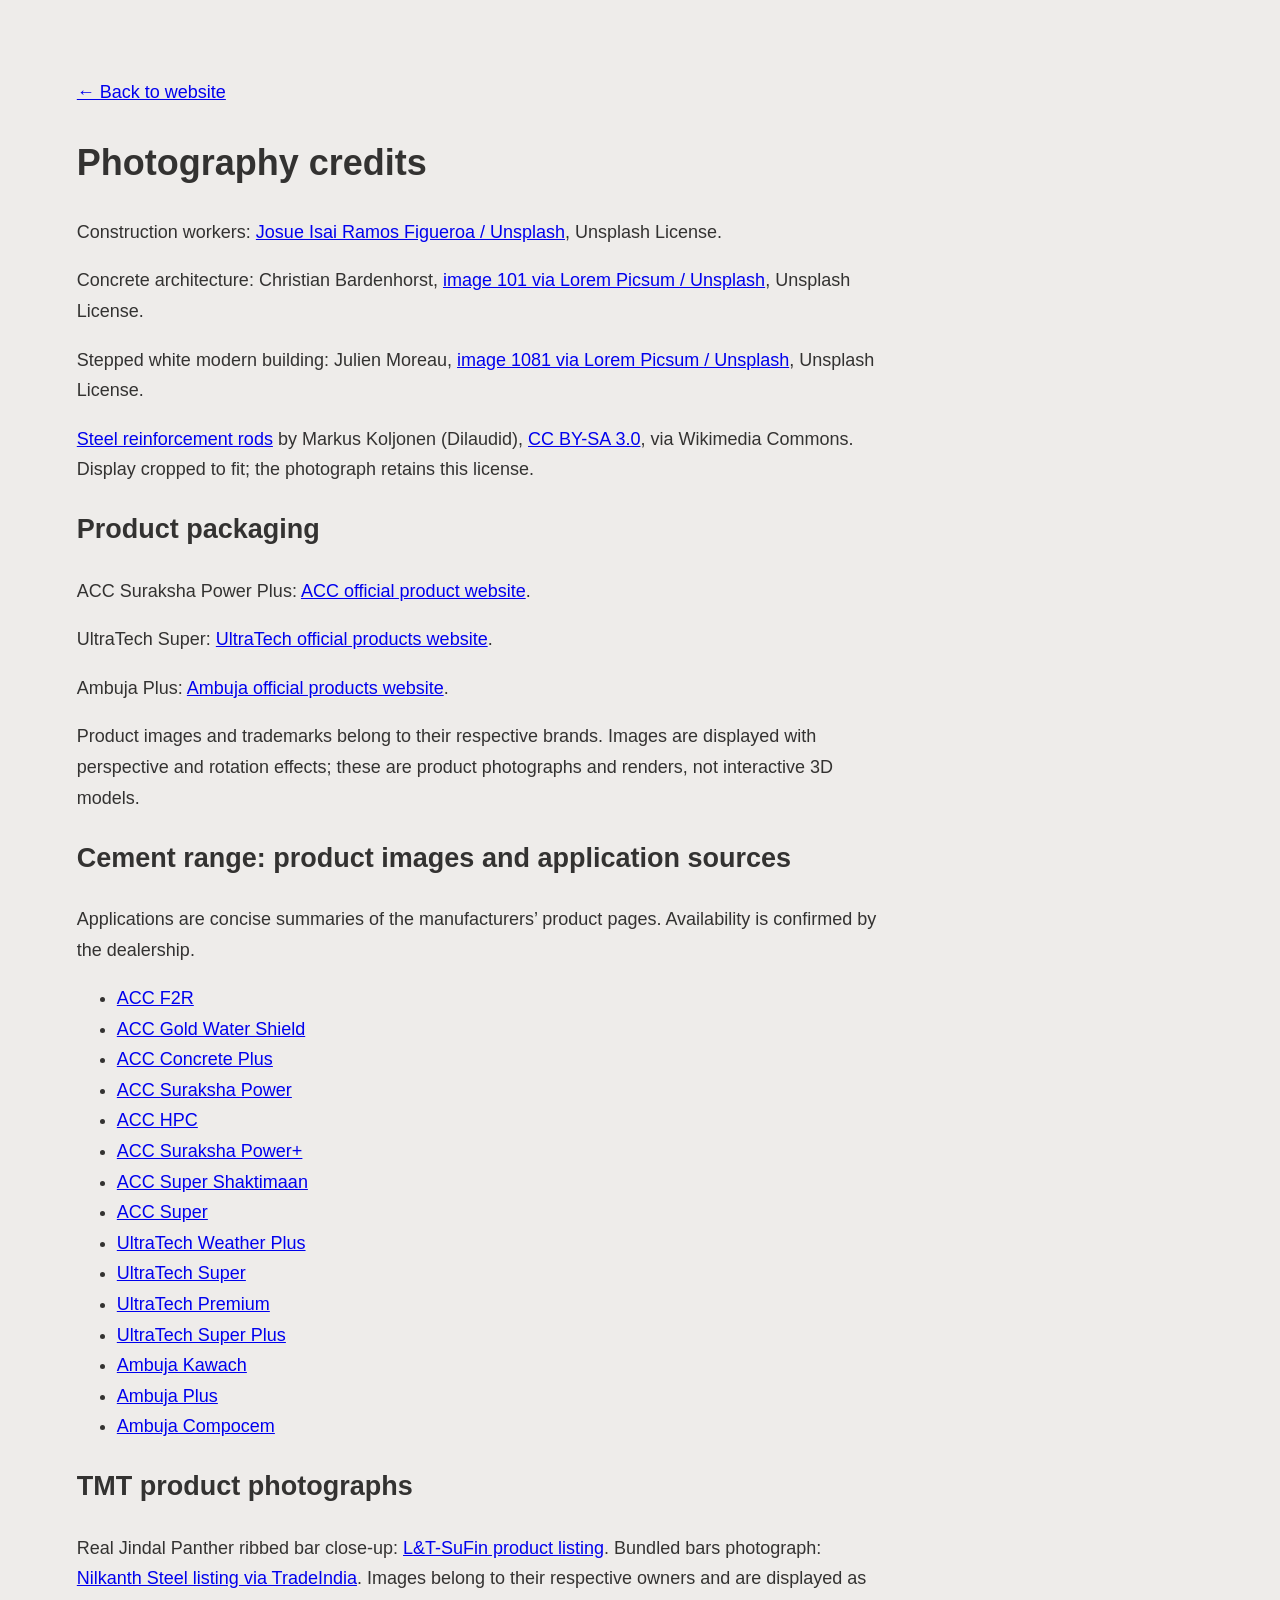
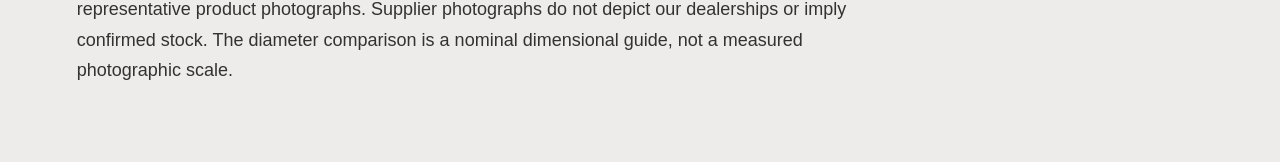
<file: credits.html>
<!doctype html><html lang="en"><meta charset="utf-8"><meta name="viewport" content="width=device-width,initial-scale=1"><title>Photography credits — Sai Constructions</title><body style="margin:6vw;max-width:800px;background:#eeecea;color:#333231;font:18px/1.7 sans-serif"><a href="./">← Back to website</a><h1>Photography credits</h1><p>Construction workers: <a href="https://unsplash.com/photos/6NBYGa7W84o">Josue Isai Ramos Figueroa / Unsplash</a>, Unsplash License.</p><p>Concrete architecture: Christian Bardenhorst, <a href="https://picsum.photos/id/101/info">image 101 via Lorem Picsum / Unsplash</a>, Unsplash License.</p><p>Stepped white modern building: Julien Moreau, <a href="https://picsum.photos/id/1081/info">image 1081 via Lorem Picsum / Unsplash</a>, Unsplash License.</p><p><a href="https://commons.wikimedia.org/wiki/File:Steel_reinforcement_rods.jpg">Steel reinforcement rods</a> by Markus Koljonen (Dilaudid), <a href="https://creativecommons.org/licenses/by-sa/3.0/">CC BY-SA 3.0</a>, via Wikimedia Commons. Display cropped to fit; the photograph retains this license.</p><h2>Product packaging</h2><p>ACC Suraksha Power Plus: <a href="https://www.acchelp.in/all-products/cement/acc-suraksha-power-plus-cement">ACC official product website</a>.</p><p>UltraTech Super: <a href="https://www.ultratechcement.com/for-homebuilders/products/overview">UltraTech official products website</a>.</p><p>Ambuja Plus: <a href="https://www.ambujahelp.in/all-products">Ambuja official products website</a>.</p><p>Product images and trademarks belong to their respective brands. Images are displayed with perspective and rotation effects; these are product photographs and renders, not interactive 3D models.</p><h2>Cement range: product images and application sources</h2><p>Applications are concise summaries of the manufacturers’ product pages. Availability is confirmed by the dealership.</p><ul><li><a href="https://www.acchelp.in/all-products/cement/acc-f2r-cement">ACC F2R</a></li><li><a href="https://www.acchelp.in/all-products/cement/acc-gold-water-shield">ACC Gold Water Shield</a></li><li><a href="https://www.acchelp.in/all-products/cement/acc-concrete-plus-cement">ACC Concrete Plus</a></li><li><a href="https://www.acchelp.in/all-products/cement/acc-suraksha-power-cement">ACC Suraksha Power</a></li><li><a href="https://www.acchelp.in/all-products/cement/acc-hpc-cement">ACC HPC</a></li><li><a href="https://www.acchelp.in/all-products/cement/acc-suraksha-power-plus-cement">ACC Suraksha Power+</a></li><li><a href="https://www.acchelp.in/all-products/cement/acc-super-shaktimaan-cement">ACC Super Shaktimaan</a></li><li><a href="https://www.acchelp.in/all-products/cement/acc-super">ACC Super</a></li><li><a href="https://www.ultratechcement.com/for-homebuilders/products/ultratech-building-solution/ultratech-weather-plus">UltraTech Weather Plus</a></li><li><a href="https://www.ultratechcement.com/for-homebuilders/products/overview/ultratech-super">UltraTech Super</a></li><li><a href="https://www.ultratechcement.com/for-homebuilders/products/overview/ultratech-premium">UltraTech Premium</a></li><li><a href="https://www.ultratechcement.com/for-homebuilders/products/overview">UltraTech Super Plus</a></li><li><a href="https://www.ambujahelp.in/all-products/ambuja-kawach">Ambuja Kawach</a></li><li><a href="https://www.ambujahelp.in/all-products/ambuja-plus">Ambuja Plus</a></li><li><a href="https://www.ambujahelp.in/all-products/ambuja-compocem">Ambuja Compocem</a></li></ul><h2>TMT product photographs</h2><p>Real Jindal Panther ribbed bar close-up: <a href="https://lntsufin.com/product/jindal-panther-40-mm-fe-500d-tmt-bars-12-m-is-1786/16790-466">L&amp;T-SuFin product listing</a>. Bundled bars photograph: <a href="https://www.tradeindia.com/products/jindal-panther-tmt-fe-550d-bars-10-mm-mild-steel-7572266.html">Nilkanth Steel listing via TradeIndia</a>. Images belong to their respective owners and are displayed as representative product photographs. Supplier photographs do not depict our dealerships or imply confirmed stock. The diameter comparison is a nominal dimensional guide, not a measured photographic scale.</p></body></html>
</file>
<file: scenes/stage.css>
/* tasteskill / scenes / stage.css — the held stage under every scroll scene (references/scenes.md).
   Without .is-live (no script, a failed CDN, reduced motion, a phone set to 'rest') a scene is an ordinary
   section showing its finished composition. With it, the section is (hold + 1) screens tall and the
   stage sticks to the viewport for the hold. */

.scene { position: relative; }
.scene > .scene-stage { position: relative; }

html.js .scene.is-live { height: calc((var(--hold, 2) + 1) * 100svh); }
html.js .scene.is-live > .scene-stage {
  position: sticky;
  top: 0;
  height: 100svh;
  overflow: clip;       /* clip, not hidden: hidden would make the stage a scroll container */
  contain: layout paint;
}

/* Everything a scene moves is composited; nothing it moves is laid out again. */
.scene.is-live [data-move] { will-change: transform, opacity; }

/* Lenis */
html.is-smooth { scroll-behavior: auto; }
html.is-smooth body { overscroll-behavior: none; }

@media (prefers-reduced-motion: reduce) {
  html.js .scene.is-live { height: auto; }
  html.js .scene.is-live > .scene-stage { position: relative; height: auto; }
}
</file>
<file: scenes/products.css>
.cement-scene{padding:0;background:var(--surface);--hold:2.5}.cement-heading{padding:32px var(--pad) 18px;display:flex;align-items:center;justify-content:space-between;gap:30px}.cement-heading h2{font-size:clamp(30px,3.6vw,52px)}.cement-heading p{font-size:var(--small);min-width:190px}.cement-window{overflow:clip}.cement-track{display:block}.cement-slide{display:grid;grid-template-columns:1fr 1fr;align-items:center;gap:5vw;padding:35px var(--pad);min-height:580px}.acc-slide{background:#efebe5}.ultra-slide{background:#eee9d9}.ambuja-slide{background:#e3e9eb}.bag-space{height:400px;display:flex;align-items:center;justify-content:center;perspective:1100px}.cement-bag{transform-origin:50% 80%;position:relative;flex:none}.cement-bag img{display:block;width:100%;height:100%;object-fit:contain}.acc-crop{width:237px;height:330px;overflow:clip}.acc-crop img{position:absolute;width:366px;height:528px;max-width:none;left:-67px;top:-89px}.ultra-bag{width:440px;height:400px;mix-blend-mode:multiply}.ambuja-bag{width:390px;height:390px}.cement-copy{max-width:470px}.brand-title{font-size:clamp(42px,6vw,82px);letter-spacing:-.05em;line-height:1.1;font-weight:600}.cement-copy h3{margin:14px 0 25px}.cement-copy>p:not(.brand-title){max-width:390px;margin-bottom:28px}.cement-copy .btn{font-size:16px}.cement-bottom{padding:20px var(--pad);display:flex;align-items:center;justify-content:space-between;gap:30px}.cement-bottom>p{font-size:var(--small);max-width:460px}.cement-controls{display:flex;gap:16px;align-items:center}.cement-controls button{background:var(--ink);color:var(--bg);border:0;width:48px;height:48px;font-size:24px}.cement-controls span{font-size:var(--small);min-width:80px;text-align:center}.cement-controls button:disabled{opacity:.35;cursor:default}.cement-scene.is-live .scene-stage{display:flex;flex-direction:column}.cement-scene.is-live .cement-window{flex:1;min-height:0}.cement-scene.is-live .cement-track{display:flex;width:300%;height:100%}.cement-scene.is-live .cement-slide{width:33.333333%;flex:none;min-height:0;padding-top:10px;padding-bottom:10px}.cement-scene.is-live .bag-space{height:100%}.steel-section{display:grid;grid-template-columns:1fr 1fr;gap:8vw;align-items:center}.steel-section>div>p{max-width:430px;margin-top:25px}.steel-section h3{margin-top:40px}.steel-section img{width:100%;height:470px;object-fit:cover}.cement-scene:not(.is-live) .cement-controls{display:none}@media(max-width:767px){.cement-heading{display:block;padding-top:28px;padding-bottom:18px}.cement-heading h2{font-size:30px;letter-spacing:-.04em}.cement-heading p{margin-top:10px;font-size:13px}.cement-heading p br{display:none}.cement-heading p span{margin-left:10px}.cement-slide{grid-template-columns:1fr;gap:10px;padding:20px var(--pad) 30px;min-height:650px}.cement-copy{max-width:none}.brand-title{font-size:42px}.cement-copy h3{font-size:22px;margin:5px 0 12px}.cement-copy>p:not(.brand-title){font-size:16px;line-height:1.45;margin-bottom:15px}.cement-copy .btn{padding:11px 18px;min-height:46px}.bag-space{height:300px}.acc-crop{transform:scale(.76);margin:-35px}.ultra-bag{width:340px;height:285px}.ambuja-bag{width:285px;height:285px}.cement-scene.is-live .cement-slide{grid-template-rows:minmax(160px,1fr) auto;align-items:center;gap:10px;padding-top:0;padding-bottom:15px}.cement-scene.is-live .bag-space{height:100%;min-height:0}.cement-scene.is-live .ultra-bag,.cement-scene.is-live .ambuja-bag{height:min(31svh,280px);width:min(90vw,330px)}.cement-scene.is-live .acc-crop{transform:scale(.65);margin:-58px}.cement-bottom{padding:12px var(--pad);gap:15px}.cement-bottom>p{font-size:13px;line-height:1.35;max-width:200px}.cement-controls{gap:8px}.cement-controls span{display:none}.cement-controls button{width:44px;height:44px}.steel-section{grid-template-columns:1fr;gap:30px}.steel-section img{height:320px}}@media(max-height:650px) and (min-width:768px){.bag-space{height:300px}.cement-bag{scale:.8}.cement-heading{padding-top:16px;padding-bottom:10px}.cement-bottom{padding-top:10px;padding-bottom:10px}}@media(prefers-reduced-motion:reduce){.cement-track{transform:none!important}.cement-bag{rotate:none!important}}
.ultra-slide .bag-space{background:#eee9d9}.cement-heading h2{font-size:var(--head)}.cement-copy .brand-title{font-size:var(--head)}.cement-copy .btn{font-size:var(--body)}
@media(max-width:767px){.intro.intro h2{position:static}.cement-heading h2{font-size:var(--head)}.cement-copy .brand-title{font-size:var(--head)}.cement-copy h3{font-size:var(--lead)}}
</file>
<file: scenes/products-range.css>
.cement-brands{display:flex;gap:8px;flex-wrap:wrap}.cement-brands button{font-size:var(--body);background:transparent;color:var(--ink);border:0;padding:10px 16px;min-height:48px}.cement-brands button span{display:block;font-size:var(--small)}.cement-brands button[aria-pressed=true]{background:var(--accent);color:var(--light)}.cement-copy h3{font-size:var(--head);line-height:1.08;margin:12px 0 22px}.cement-copy .range-group{font-size:var(--small);margin:0}.cement-copy .product-uses{font-size:var(--body);line-height:1.5;margin:0 0 24px}.product-actions{display:flex;gap:24px;align-items:center}.product-actions a{font-size:var(--small);text-decoration:underline;text-underline-offset:5px}.cement-slide .bag-space{background:#efebe5}.ultra-slide .bag-space{background:#eee9d9}.ambuja-slide .bag-space{background:#e3e9eb}.ambuja-bag{mix-blend-mode:multiply}.acc-range-crop{width:214px;height:299px}.acc-range-crop img{left:-76px;top:-113px}.acc-plus-crop{width:232px;height:322px}.acc-plus-crop img{left:-73px;top:-93px}.cement-scene.is-live .cement-slide{width:auto}.cement-controls span{min-width:62px}
@media(max-width:900px){.cement-heading{align-items:start;gap:15px}.cement-heading h2{max-width:460px}.cement-brands button{padding:8px 12px;font-size:16px}.cement-brands button span{font-size:13px}}
@media(max-width:767px){.cement-heading{padding-top:20px;padding-bottom:10px}.cement-heading h2{font-size:32px;margin-bottom:12px}.cement-brands{gap:4px;flex-wrap:nowrap;justify-content:space-between}.cement-brands button{flex:1;padding:6px 8px}.cement-brands button span{font-size:13px}.cement-scene.is-live .cement-slide{grid-template-rows:minmax(100px,1fr) auto;gap:0}.cement-copy h3{font-size:32px;margin:6px 0 10px}.cement-copy>p:not(.brand-title){margin-bottom:12px;font-size:16px;line-height:1.4}.cement-copy p.range-group{font-size:13px;margin:0}.cement-copy .product-uses{font-size:14px;line-height:1.4;margin-bottom:14px}.product-actions{gap:20px}.product-actions .btn{font-size:16px}.cement-scene.is-live .ambuja-bag,.cement-scene.is-live .ultra-bag{height:min(25svh,240px);width:min(80vw,300px)}.cement-scene.is-live .acc-crop{scale:.8;margin:-70px}.cement-bottom>p{font-size:13px;max-width:200px}.cement-controls span{display:block;min-width:36px;font-size:13px}.cement-controls{gap:4px}.cement-controls button{width:40px;height:40px}}
@media(max-height:720px) and (max-width:767px){.cement-heading h2{font-size:28px;margin-bottom:8px}.cement-heading{padding-top:12px}.cement-copy h3{font-size:28px}.cement-copy>p:not(.brand-title){font-size:14px;margin-bottom:8px}.cement-copy .product-uses{font-size:13px;line-height:1.3}.cement-scene.is-live .acc-crop{scale:.65;margin:-85px}.cement-scene.is-live .ambuja-bag,.cement-scene.is-live .ultra-bag{height:19svh}.cement-bottom>p{font-size:13px;max-width:180px}}
</file>
<file: trade.css>
:root{--bg:#f3f4f2;--surface:#e5e8e9;--ink:#172f40;--muted:#52616c;--accent:#e2b83e;--light:#172f40;--field:#dde2e5;--navy:#172f40;--paper:#fff;--yellow:#e2b83e;--small:14px;--body:17px;--lead:26px;--head:clamp(36px,4.2vw,60px);--display:clamp(60px,6.7vw,100px);--pad:5vw;--font-display:'Barlow Condensed',sans-serif;--font-text:'DM Sans',sans-serif}*{box-sizing:border-box}html{scroll-behavior:smooth;scroll-padding-top:24px}body{margin:0;background:var(--bg);color:var(--ink);font:var(--body)/1.55 var(--font-text)}h1,h2,h3,p,figure{margin:0}h1,h2,h3{font-family:var(--font-display);font-weight:600;letter-spacing:-.015em;line-height:1.05}h2{font-size:var(--head)}h3{font-size:var(--lead)}a{color:inherit;text-decoration:none}button,input,select,textarea{font:inherit}button{cursor:pointer}button,a{transition:transform .2s,opacity .2s}button:hover,a:hover{opacity:.78}button:active,.btn:active{transform:translateY(2px)}a,button,input,select,textarea{outline-offset:5px}button:focus-visible,a:focus-visible{outline:3px solid var(--yellow)}.btn{display:inline-flex;align-items:center;justify-content:space-between;gap:28px;padding:15px 22px;background:var(--yellow);color:var(--navy);border:0;min-height:52px;font-weight:700}.btn span{font-size:var(--lead);line-height:1}.text-btn{display:inline-flex;align-items:center;gap:20px;margin-top:18px;background:none;border:0;padding:12px 0;color:inherit;font-weight:600;text-decoration:underline;text-underline-offset:7px}.service-strip{padding:9px var(--pad);display:flex;justify-content:space-between;gap:24px;background:var(--navy);color:var(--bg);font-size:var(--small)}header{padding:22px var(--pad);display:flex;align-items:center;justify-content:space-between;gap:28px;background:var(--paper)}.identity{display:flex;align-items:center;gap:16px;font-size:var(--small);font-weight:700;line-height:1.45}.mark{font:700 38px/1 var(--font-display);background:var(--yellow);color:var(--navy);padding:12px 10px;letter-spacing:-.04em}nav{display:flex;align-items:center;gap:28px;font-size:var(--small);font-weight:600}nav .btn{min-height:46px;padding:10px 18px}.trade-hero{background:var(--navy);color:var(--paper);padding:55px var(--pad);display:grid;grid-template-columns:1fr 1fr;gap:5vw;align-items:center}.hero-content h1{font-size:var(--display);font-weight:700;line-height:.98;letter-spacing:-.025em}.hero-content>p{margin-top:32px;max-width:460px;font-size:var(--body);color:var(--bg)}.hero-content .btn{margin-top:30px}.hero-secondary{display:block;width:max-content;margin-top:18px;font-size:var(--small);font-weight:500;text-decoration:underline;text-underline-offset:5px}.hero-local{font-size:var(--small);margin-top:36px;color:#c6d1d8;line-height:1.6}.materials-board{background:#e3e6e6;color:var(--navy);overflow:hidden}.hero-bags{display:grid;grid-template-columns:repeat(3,1fr);align-items:center;min-height:300px;padding:20px 5px}.hero-pack{height:250px;display:flex;align-items:center;justify-content:center;min-width:0}.hero-pack>img{width:100%;height:100%;object-fit:contain;mix-blend-mode:multiply}.hero-acc>div{width:232px;height:322px;position:relative;overflow:clip;flex:none;transform:scale(.64)}.hero-acc img{position:absolute;width:366px;height:528px;max-width:none;left:-73px;top:-93px}.hero-ultra{margin:0 -25px}.hero-ambuja{height:255px;padding-right:16px}.hero-media{height:190px;position:relative;overflow:hidden;background:var(--navy)}.hero-media img{width:100%;height:115%;object-fit:cover;object-position:center 35%;opacity:.57;will-change:transform}.hero-media p{position:absolute;left:24px;bottom:24px;color:var(--paper);font:600 var(--lead)/1.1 var(--font-display)}.trade-brands{display:grid;grid-template-columns:1.2fr repeat(4,1fr);gap:24px;align-items:center;padding:36px var(--pad);background:var(--paper)}.trade-brands>p{font-size:var(--small);font-weight:500}.trade-brands strong{font:600 var(--lead)/1.1 var(--font-display);display:block}.trade-brands span{font-size:var(--small);color:var(--muted);display:block;margin-top:6px}section{margin-top:100px;padding:0 var(--pad)}.cement-scene{margin-top:90px;background:var(--surface)}.cement-heading{padding-top:26px;padding-bottom:22px;background:var(--surface);align-items:center}.cement-heading h2{font:600 var(--head)/1.05 var(--font-display);color:var(--navy)}.cement-brands button{font-weight:600;min-width:100px}.cement-brands button[aria-pressed=true]{background:var(--navy);color:var(--paper)}.cement-brands button span{font-weight:400}.cement-slide.acc-slide,.cement-slide.ultra-slide,.cement-slide.ambuja-slide{background:#eef0ed}.cement-slide .bag-space,.ultra-slide .bag-space,.ambuja-slide .bag-space{background:#eef0ed}.cement-copy h3{font:600 var(--head)/1.05 var(--font-display);margin:14px 0 24px;color:var(--navy)}.cement-copy p.range-group{font-size:var(--small);font-weight:600;color:var(--muted)}.cement-copy>p:not(.brand-title){font-size:var(--body);line-height:1.55}.cement-copy .product-uses{margin-top:20px}.product-actions{margin-top:28px}.product-actions .btn{color:var(--navy)}.product-actions a{font-weight:600}.cement-bottom{background:var(--surface)}.cement-controls button{background:var(--navy);color:var(--paper)}.cement-scene .acc-crop{scale:1.15}.steel-section{display:grid;grid-template-columns:1fr 1fr;gap:7vw;align-items:center;background:var(--navy);color:var(--paper);padding-top:65px;padding-bottom:65px}.steel-section>div>p{max-width:500px;margin-top:28px;color:var(--bg)}.steel-section .btn{margin-top:28px}.steel-section figure img{width:100%;height:430px;object-fit:cover}.steel-section figcaption{font-size:var(--small);margin-top:12px;color:#c6d1d8}.steel-specs{display:grid;grid-template-columns:1fr 1fr;gap:20px;margin-top:34px;font-size:var(--small);color:#c6d1d8}.steel-specs strong{color:var(--paper);font-weight:600}.essentials{display:grid;grid-template-columns:1.2fr 1fr;gap:20px 6vw;align-items:start}.essentials h2{grid-row:span 2}.essentials p{max-width:420px}.essentials .text-btn{margin-top:0;justify-self:start}.dealerships{display:block}.dealership-heading{display:flex;align-items:end;justify-content:space-between;gap:40px;margin-bottom:36px}.dealership-heading>p{max-width:400px}.shops{display:grid;grid-template-columns:1fr 1fr;gap:24px}.shop{padding:34px;background:var(--paper);display:flex;flex-direction:column;align-items:start}.shop h3{font-size:clamp(28px,2.5vw,36px)}.shop>p{margin-top:24px;max-width:460px}.shop .shop-registration{font-size:var(--small);line-height:1.75;min-height:50px;margin-bottom:28px}.shop .btn{margin-top:auto}.region{display:flex;align-items:center;justify-content:space-between;gap:6vw;padding:42px var(--pad);background:var(--field)}.region h2{font-size:var(--head)}.region p{margin-top:22px;max-width:740px}.region .btn{flex:none;background:var(--navy);color:var(--paper)}.enquiry{display:grid;grid-template-columns:1fr 1fr;gap:8vw;background:var(--surface);padding-top:65px;padding-bottom:65px}.enquiry h2{max-width:500px}.enquiry>div>p{margin-top:28px;max-width:440px}.note{font-size:var(--small);color:var(--muted);line-height:1.6;margin-top:24px}.enquiry>div>.note{max-width:400px}.enquiry form{display:grid;gap:20px}.enquiry label{display:grid;gap:8px;font-size:var(--small);font-weight:600}input,select,textarea{width:100%;padding:14px;border:0;border-radius:0;background:var(--paper);color:var(--ink)}textarea{resize:vertical;min-height:120px}.form-row{display:grid;grid-template-columns:1fr 1fr;gap:16px}.enquiry form .note{margin-top:0;font-weight:400}.result{background:var(--paper);padding:20px}.result[hidden]{display:none}footer{padding:55px var(--pad) 24px;background:var(--navy);color:var(--paper)}.foot-top{display:flex;justify-content:space-between;gap:30px}.footer-business>strong{font-size:var(--body);line-height:1.6}.footer-business p{font-size:var(--small);margin-top:22px;color:#c6d1d8}.foot-links{display:grid;grid-template-columns:1fr 1fr;gap:16px 40px;font-size:var(--small)}.wordmark{font:600 clamp(45px,7vw,104px)/1 var(--font-display);letter-spacing:-.015em;color:var(--yellow);margin:55px 0 40px}.legal{display:flex;justify-content:space-between;gap:30px;font-size:13px;color:#c6d1d8}.progress{position:fixed;top:0;left:0;height:3px;width:100%;transform:scaleX(0);transform-origin:left;background:var(--yellow);z-index:10}::selection{background:var(--yellow);color:var(--navy)}.animate{animation:arrive .65s both}@keyframes arrive{from{opacity:.25;transform:translateY(18px)}to{opacity:1;transform:translateY(0)}}
@media(max-width:1000px){nav{gap:16px}nav>a:not(.btn){display:none}.trade-hero{gap:3vw}.hero-content h1{font-size:clamp(56px,7.8vw,82px)}.hero-bags{min-height:240px}.hero-pack{height:210px}.hero-acc>div{transform:scale(.5)}.hero-ambuja{height:215px;padding-right:8px}.hero-ultra{margin:0 -18px}.trade-brands{grid-template-columns:1fr repeat(4,1fr);gap:16px}.cement-heading h2{font-size:var(--head)}.cement-brands button{min-width:85px}.steel-section{gap:40px}.shop{padding:26px}.dealership-heading>p{max-width:320px}}
@media(max-width:767px){:root{--pad:6vw;--body:16px;--lead:24px;--head:36px;--display:64px}.service-strip{font-size:13px;padding-top:8px;padding-bottom:8px}.service-strip>a{display:none}header{padding-top:16px;padding-bottom:16px;gap:14px}.identity{font-size:13px;gap:10px}.mark{font-size:30px;padding:12px 8px}nav .btn{font-size:13px;padding:10px 14px;gap:12px;min-height:44px}.trade-hero{grid-template-columns:1fr;padding-top:35px;padding-bottom:35px;gap:35px}.hero-content h1{font-size:clamp(56px,12.5vw,80px)}.hero-content>p{margin-top:25px;max-width:500px}.hero-content .btn{margin-top:24px}.hero-secondary{font-size:14px}.hero-local{margin-top:26px;font-size:13px}.hero-bags{min-height:235px}.hero-pack{height:200px}.hero-acc>div{transform:scale(.54)}.hero-ambuja{height:210px}.hero-media{height:140px}.hero-media p{font-size:24px;left:20px;bottom:20px}.trade-brands{grid-template-columns:1fr 1fr;gap:28px;padding-top:30px;padding-bottom:30px}.trade-brands>p{grid-column:1/-1;font-size:14px}.trade-brands>p br{display:none}.trade-brands strong{font-size:26px}.trade-brands span{font-size:13px}section,.cement-scene{margin-top:70px}.cement-heading{padding-top:20px;padding-bottom:12px}.cement-heading h2{font-size:36px;margin-bottom:14px;max-width:none}.cement-brands button{min-width:0;font-size:16px}.cement-copy h3{font-size:36px;margin:6px 0 12px}.cement-copy>p:not(.brand-title){font-size:16px;line-height:1.4}.cement-copy p.range-group{font-size:13px}.cement-copy .product-uses{font-size:14px;margin-top:12px;margin-bottom:12px}.product-actions{margin-top:15px}.product-actions .btn{font-size:16px;padding:11px 20px;min-height:46px}.cement-scene.is-live .range-bag.acc-crop{scale:.9}.cement-bottom>p{font-size:13px}.steel-section{grid-template-columns:1fr;padding-top:40px;padding-bottom:40px;gap:30px}.steel-section>div>p{margin-top:24px}.steel-section figure img{height:300px}.steel-specs{margin-top:26px;gap:15px;font-size:13px}.steel-section figcaption{font-size:13px}.essentials{grid-template-columns:1fr;gap:24px}.essentials h2{grid-row:auto}.essentials .text-btn{font-size:16px}.dealership-heading{display:block;margin-bottom:30px}.dealership-heading>p{max-width:none;margin-top:24px}.shops{grid-template-columns:1fr;gap:20px}.shop{padding:28px}.shop h3{font-size:30px}.shop>p{margin-top:20px}.shop .shop-registration{font-size:13px;min-height:46px}.shop .btn{font-size:16px;padding:13px 18px}.region{display:block;padding-top:35px;padding-bottom:35px}.region .btn{margin-top:26px}.enquiry{grid-template-columns:1fr;padding-top:40px;padding-bottom:40px;gap:35px}.enquiry h2{font-size:36px}.enquiry label{font-size:14px}.form-row{grid-template-columns:1fr}.note{font-size:13px}.foot-top{display:block}.foot-links{margin-top:35px;font-size:14px;gap:18px}.wordmark{font-size:12vw;margin:40px 0 30px}.legal{display:block;font-size:13px}.legal p+p{margin-top:15px}}
@media(max-height:720px) and (max-width:767px){.cement-heading h2,.cement-copy h3{font-size:30px}.cement-copy>p:not(.brand-title){font-size:14px}.cement-copy .product-uses{font-size:13px}.cement-scene.is-live .range-bag.acc-crop{scale:.65}}
@media(prefers-reduced-motion:reduce){html{scroll-behavior:auto}*,*:before,*:after{animation:none!important;transition:none!important}.hero-media img{transform:none!important}}
.mark{font-size:var(--lead)}.shop h3{font-size:var(--lead)}.shop .btn{width:100%}.wordmark{font-size:var(--display)}.legal{font-size:var(--small)}.cement-controls button{font-size:var(--lead)}
@media(max-width:767px){.wordmark{font-size:12vw}.mark{font-size:var(--lead)}.shop h3{font-size:30px}}
</file>
<file: scenes/tmt.css>
.tmt-scene{background:#e5e8e9;color:var(--ink);margin:0}.tmt-scene .scene-stage{display:flex;flex-direction:column;padding:32px var(--pad) 20px}.tmt-heading{display:flex;justify-content:space-between;align-items:center;gap:25px}.tmt-heading h2{font-size:var(--head);line-height:1;margin:0}.tmt-heading label{font-size:var(--small);display:flex;gap:16px;align-items:center}.tmt-heading select{font:inherit;padding:12px;background:#fff;border:0;color:var(--ink);min-width:130px}.tmt-window{overflow:hidden;flex:1;min-height:0}.tmt-track{display:flex;height:100%}.tmt-slide{display:grid;grid-template-columns:1.1fr 1fr;gap:5vw;align-items:center;flex-shrink:0}.tmt-visual{position:relative;min-width:0}.tmt-bar{width:100%;display:block;transform-origin:50% 50%}.tmt-visual>span{font-size:var(--small);display:block;text-align:center}.tmt-copy>p:first-child{font-size:var(--small);margin:0}.tmt-copy h3{font:600 var(--head)/1 var(--font-display);margin:8px 0 22px}.tmt-copy p{font-size:var(--body);line-height:1.5;max-width:480px}.tmt-copy dl{display:flex;gap:30px;margin:24px 0}.tmt-copy dt{font-size:var(--small)}.tmt-copy dd{font-size:var(--lead);margin:6px 0;font-weight:600}.tmt-bottom{display:flex;justify-content:space-between;align-items:center;gap:20px}.tmt-bottom p{font-size:var(--small);max-width:430px}.tmt-scene:not(.is-live) .tmt-track{display:block}.tmt-scene:not(.is-live) .tmt-slide{padding:35px 0}.tmt-scene:not(.is-live) .tmt-heading{margin-bottom:35px}.tmt-guide{display:grid;grid-template-columns:1fr 1fr;gap:7vw;padding:90px var(--pad)}.tmt-guide h2{font-size:var(--head);line-height:1;margin:0 0 25px}.tmt-guide h3{font-size:var(--lead);margin:0 0 12px}.tmt-guide p{font-size:var(--body);line-height:1.6}.tmt-notes article{margin-bottom:38px}.tmt-notes summary{font-size:var(--body);cursor:pointer;padding:12px 0}.tmt-notes a{text-decoration:underline;text-underline-offset:4px}
@media(max-width:767px){.tmt-scene .scene-stage{padding:20px var(--pad) 12px}.tmt-heading{display:block}.tmt-heading h2{font-size:36px;margin-bottom:12px}.tmt-heading label{justify-content:space-between}.tmt-heading select{padding:8px;min-height:44px}.tmt-slide{grid-template-columns:1fr;grid-template-rows:minmax(120px,1fr) auto;gap:0}.tmt-visual{height:100%;display:flex;flex-direction:column;justify-content:center;align-items:center}.tmt-bar{height:100%;max-height:230px;min-height:0}.tmt-visual>span{display:none}.tmt-copy h3{font-size:36px;margin:2px 0 10px}.tmt-copy p{font-size:14px;line-height:1.4;margin:8px 0}.tmt-copy dl{gap:25px;margin:12px 0}.tmt-copy dt{font-size:13px}.tmt-copy dd{font-size:22px;margin:3px 0}.tmt-copy .btn{min-height:44px;padding:12px 18px}.tmt-bottom{margin-top:10px;gap:10px}.tmt-bottom p{font-size:13px;max-width:190px;line-height:1.4}.tmt-guide{grid-template-columns:1fr;padding:70px var(--pad);gap:40px}.tmt-scene:not(.is-live) .tmt-slide{display:block}.tmt-scene:not(.is-live) .tmt-bar{height:230px}.tmt-scene:not(.is-live) .tmt-copy{padding-bottom:30px}}
.tmt-photo{margin:0;overflow:visible}.tmt-photo .tmt-bar{width:100%;height:min(39svh,420px);object-fit:cover;aspect-ratio:1.2;transform-origin:center}.tmt-photo figcaption{font-size:var(--small);line-height:1.4;margin-top:14px;color:var(--muted)}.tmt-diameter-guide{margin-top:25px}.tmt-gauges{display:flex;align-items:flex-end;justify-content:space-between;gap:8px;max-width:500px;min-height:88px}.tmt-gauge{display:flex;flex-direction:column;align-items:center;justify-content:flex-end;gap:8px;flex:1}.tmt-gauge span{display:block;width:calc(var(--diameter)*1.35px);height:calc(var(--diameter)*1.35px);background:#9daab2;border-radius:50%}.tmt-gauge.selected span{background:var(--ink);outline:3px solid var(--accent);outline-offset:3px}.tmt-gauge small{font-size:var(--small);font-weight:500}.tmt-gauge.selected small{font-weight:700}.tmt-diameter-guide>p{font-size:var(--small);line-height:1.4;margin:12px 0 0;color:var(--muted)}
@media(max-width:767px){.tmt-photo{width:100%;display:flex;flex-direction:column;min-height:0}.tmt-photo .tmt-bar{height:min(24svh,220px);max-height:220px;width:100%;object-fit:cover;flex-shrink:1}.tmt-photo figcaption{font-size:13px;margin-top:8px}.tmt-visual{align-items:stretch;justify-content:center;gap:0}.tmt-diameter-guide{margin-top:9px}.tmt-gauges{min-height:57px;gap:7px}.tmt-gauge{gap:6px}.tmt-gauge span{width:calc(var(--diameter)*.85px);height:calc(var(--diameter)*.85px)}.tmt-gauge small{font-size:13px}.tmt-diameter-guide>p{font-size:13px;margin:6px 0 10px}.tmt-scene:not(.is-live) .tmt-photo .tmt-bar{height:260px;max-height:260px}.tmt-scene:not(.is-live) .tmt-diameter-guide{margin-bottom:25px}}
@media(max-height:720px) and (max-width:767px){.tmt-photo .tmt-bar{height:16svh}.tmt-photo figcaption{font-size:12px}.tmt-gauges{min-height:42px}.tmt-gauge span{width:calc(var(--diameter)*.65px);height:calc(var(--diameter)*.65px)}.tmt-diameter-guide{margin-top:4px}.tmt-diameter-guide>p{margin:4px 0 6px}}
</file>
